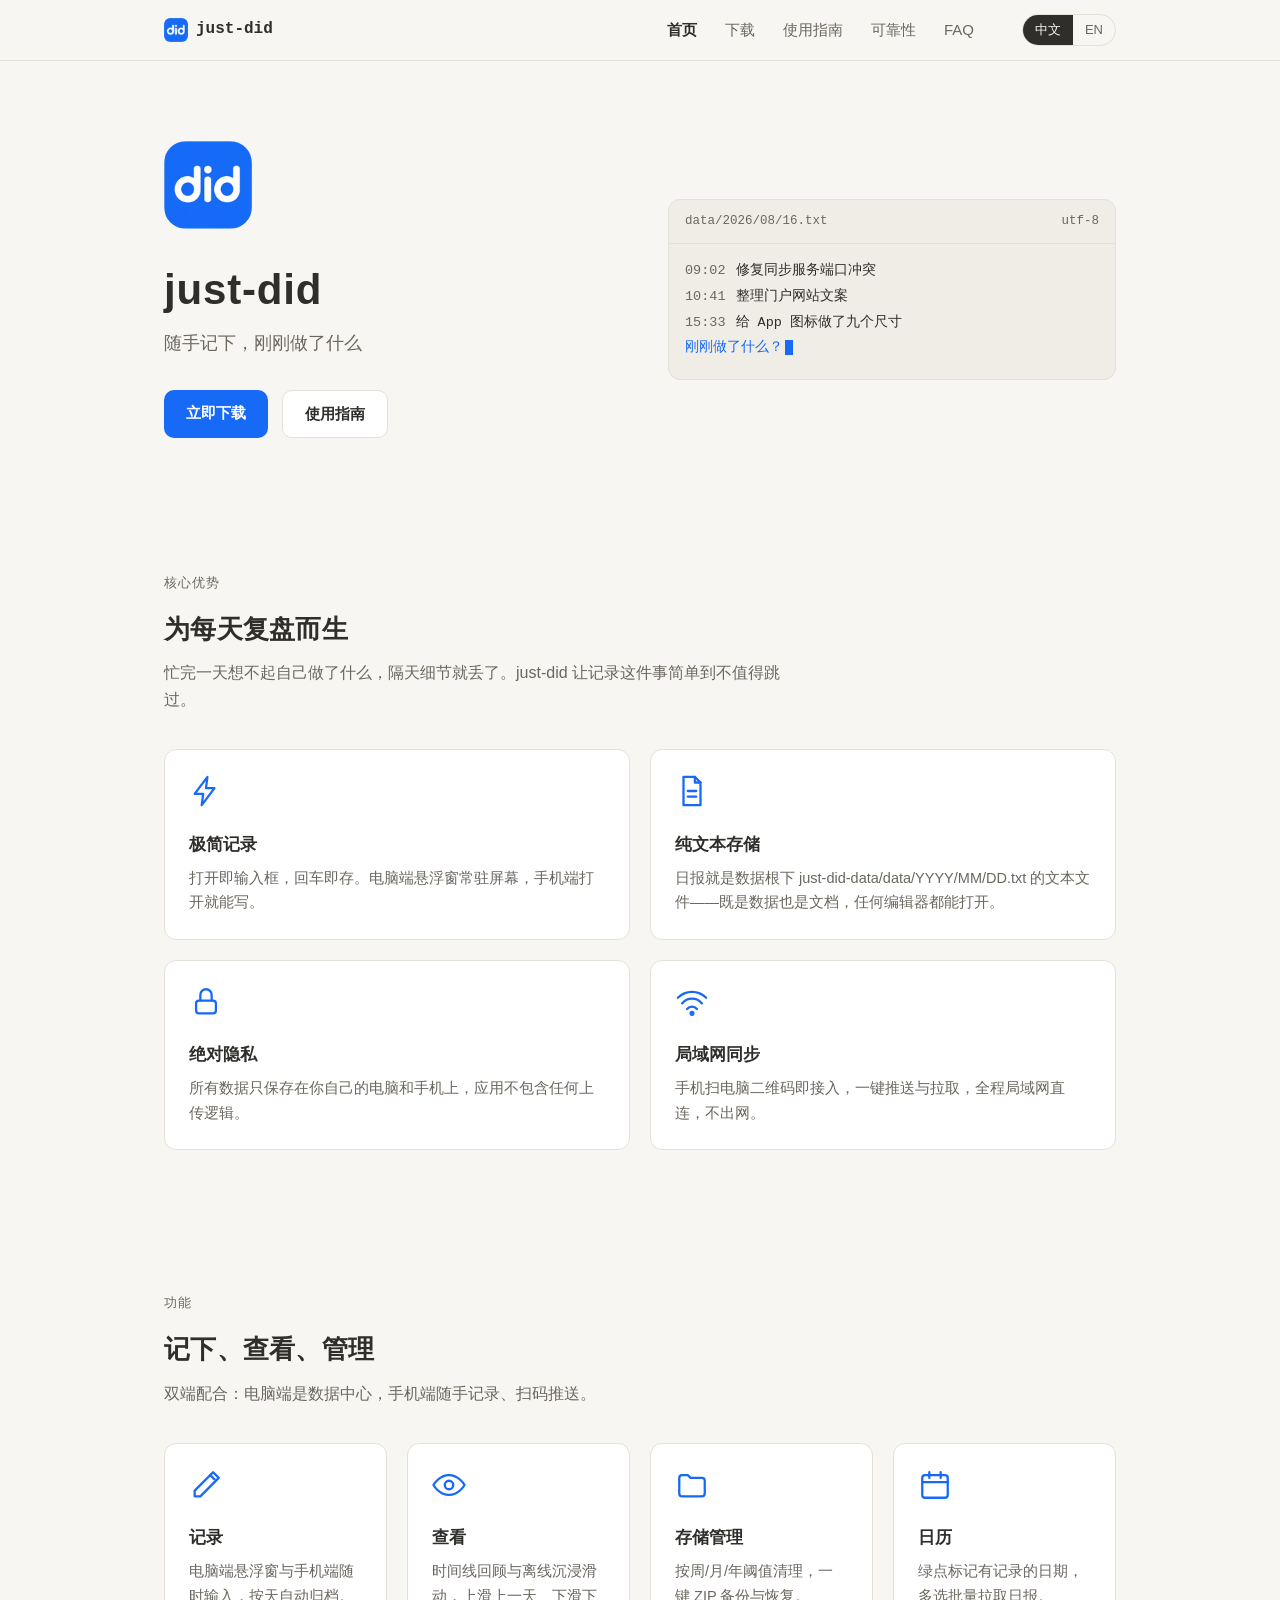
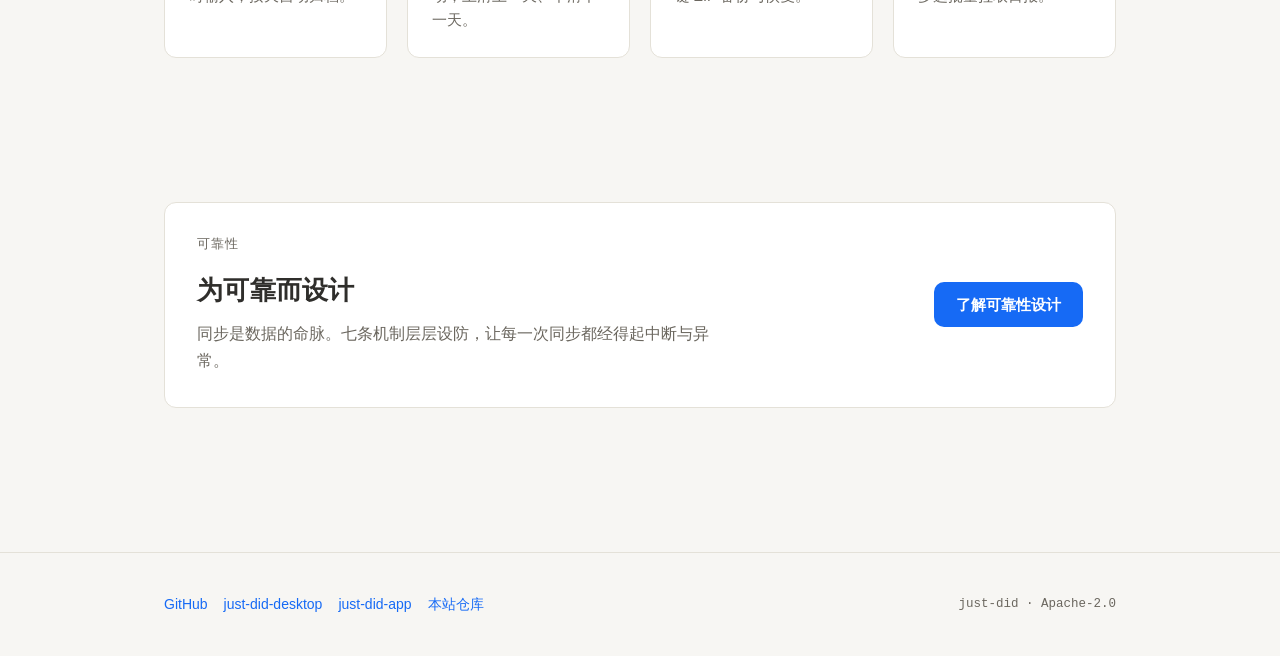
<file: index.html>
<!DOCTYPE html>
<html lang="zh-CN">
<head>
  <meta charset="UTF-8">
  <meta name="viewport" content="width=device-width, initial-scale=1.0">
  <title>just-did · 刚刚做了什么</title>
  <link rel="icon" type="image/png" sizes="16x16" href="assets/icons/16x16.png">
  <link rel="icon" type="image/png" sizes="32x32" href="assets/icons/32x32.png">
  <link rel="icon" type="image/png" sizes="48x48" href="assets/icons/48x48.png">
  <link rel="stylesheet" href="assets/css/style.css">
  <script src="assets/js/i18n.js" defer></script>
</head>
<body>

<!-- nav -->
<header class="nav">
  <div class="container nav-inner">
    <a class="nav-logo" href="index.html"><img src="assets/icons/32x32.png" alt="just-did">just-did</a>
    <nav class="nav-links" id="nav-links">
      <a href="index.html" aria-current="page" data-zh="首页" data-en="Home"></a>
      <a href="download.html" data-zh="下载" data-en="Download"></a>
      <a href="guide.html" data-zh="使用指南" data-en="Guide"></a>
      <a href="reliability.html" data-zh="可靠性" data-en="Reliability"></a>
      <a href="faq.html" data-zh="FAQ" data-en="FAQ"></a>
    </nav>
    <div class="lang-switch">
      <button type="button" data-lang-btn="zh">中文</button>
      <button type="button" data-lang-btn="en">EN</button>
    </div>
    <button type="button" class="nav-toggle" id="nav-toggle" aria-label="menu">☰</button>
  </div>
</header>
<!-- /nav -->

<main>
  <section class="hero">
    <div class="container hero-inner">
    <div class="hero-copy">
      <img class="hero-logo" src="assets/icons/128x128.png" alt="just-did logo">
      <h1 class="hero-title">just-did</h1>
      <p class="hero-tagline" data-zh="随手记下，刚刚做了什么" data-en="Record in seconds. Your data never leaves your devices."></p>
      <div class="hero-cta">
        <a class="btn btn-primary" href="download.html" data-zh="立即下载" data-en="Download"></a>
        <a class="btn btn-ghost" href="guide.html" data-zh="使用指南" data-en="Quick start"></a>
      </div>
    </div>
    <div class="txt-card">
      <div class="txt-card-head"><span>data/2026/08/16.txt</span><span>utf-8</span></div>
      <div class="txt-card-body">
        <div><span class="time">09:02</span><span data-zh="修复同步服务端口冲突" data-en="Fixed the sync port conflict"></span></div>
        <div><span class="time">10:41</span><span data-zh="整理门户网站文案" data-en="Drafted the portal site copy"></span></div>
        <div><span class="time">15:33</span><span data-zh="给 App 图标做了九个尺寸" data-en="Rendered the app icon in nine sizes"></span></div>
        <div class="prompt"><span data-zh="刚刚做了什么？" data-en="What did you just do?"></span><span class="cursor"></span></div>
      </div>
    </div>
    </div>
  </section>

  <section class="section">
    <div class="container">
      <p class="eyebrow" data-zh="核心优势" data-en="Why just-did"></p>
      <h2 class="section-title" data-zh="为每天复盘而生" data-en="Built for your daily review"></h2>
      <p class="section-lead" data-zh="忙完一天想不起自己做了什么，隔天细节就丢了。just-did 让记录这件事简单到不值得跳过。" data-en="After a busy day it is hard to recall what you actually did — and by tomorrow the details are gone. just-did makes recording so easy it is never worth skipping."></p>
      <div class="grid-2">
        <div class="card">
          <svg class="card-icon" viewBox="0 0 24 24" fill="none" stroke="currentColor" stroke-width="1.6" stroke-linecap="round" stroke-linejoin="round" aria-hidden="true"><path d="M13 2 4 14h6l-1 8 9-12h-6l1-8z"/></svg>
          <div class="card-title" data-zh="极简记录" data-en="Minimal recording"></div>
          <p class="card-text" data-zh="打开即输入框，回车即存。电脑端悬浮窗常驻屏幕，手机端打开就能写。" data-en="Open and type, hit Enter and it is saved. A floating window on desktop, an input box on your phone."></p>
        </div>
        <div class="card">
          <svg class="card-icon" viewBox="0 0 24 24" fill="none" stroke="currentColor" stroke-width="1.6" stroke-linecap="round" stroke-linejoin="round" aria-hidden="true"><path d="M6 2h8l4 4v16H6z"/><path d="M14 2v4h4"/><path d="M9 12h6M9 16h6"/></svg>
          <div class="card-title" data-zh="纯文本存储" data-en="Plain-text storage"></div>
          <p class="card-text" data-zh="日报就是数据根下 just-did-data/data/YYYY/MM/DD.txt 的文本文件——既是数据也是文档，任何编辑器都能打开。" data-en="Each day is one just-did-data/data/YYYY/MM/DD.txt file under the data root — data and document at once, openable anywhere."></p>
        </div>
        <div class="card">
          <svg class="card-icon" viewBox="0 0 24 24" fill="none" stroke="currentColor" stroke-width="1.6" stroke-linecap="round" stroke-linejoin="round" aria-hidden="true"><rect x="5" y="11" width="14" height="9" rx="2"/><path d="M8 11V7a4 4 0 0 1 8 0v4"/></svg>
          <div class="card-title" data-zh="绝对隐私" data-en="Absolute privacy"></div>
          <p class="card-text" data-zh="所有数据只保存在你自己的电脑和手机上，应用不包含任何上传逻辑。" data-en="All data stays on your own devices. The apps contain no upload logic whatsoever."></p>
        </div>
        <div class="card">
          <svg class="card-icon" viewBox="0 0 24 24" fill="none" stroke="currentColor" stroke-width="1.6" stroke-linecap="round" stroke-linejoin="round" aria-hidden="true"><path d="M2 9a14 14 0 0 1 20 0"/><path d="M5 13a9 9 0 0 1 14 0"/><path d="M8.5 17a4.5 4.5 0 0 1 7 0"/><circle cx="12" cy="20" r="1"/></svg>
          <div class="card-title" data-zh="局域网同步" data-en="LAN sync"></div>
          <p class="card-text" data-zh="手机扫电脑二维码即接入，一键推送与拉取，全程局域网直连，不出网。" data-en="Scan the QR code on your desktop to connect. Push and fetch over your local network — nothing goes out."></p>
        </div>
      </div>
    </div>
  </section>

  <section class="section">
    <div class="container">
      <p class="eyebrow" data-zh="功能" data-en="Features"></p>
      <h2 class="section-title" data-zh="记下、查看、管理" data-en="Record, review, manage"></h2>
      <p class="section-lead" data-zh="双端配合：电脑端是数据中心，手机端随手记录、扫码推送。" data-en="Two clients, one workflow: the desktop is your data hub, the phone captures on the go."></p>
      <div class="grid-4">
        <div class="card">
          <svg class="card-icon" viewBox="0 0 24 24" fill="none" stroke="currentColor" stroke-width="1.6" stroke-linecap="round" stroke-linejoin="round" aria-hidden="true"><path d="M17 3l4 4L8 20H4v-4L17 3z"/><path d="M15 5l3 3"/></svg>
          <div class="card-title" data-zh="记录" data-en="Record"></div>
          <p class="card-text" data-zh="电脑端悬浮窗与手机端随时输入，按天自动归档。" data-en="Capture from the floating window or your phone, filed by day automatically."></p>
        </div>
        <div class="card">
          <svg class="card-icon" viewBox="0 0 24 24" fill="none" stroke="currentColor" stroke-width="1.6" stroke-linecap="round" stroke-linejoin="round" aria-hidden="true"><path d="M1 12s4-7 11-7 11 7 11 7-4 7-11 7S1 12 1 12z"/><circle cx="12" cy="12" r="3"/></svg>
          <div class="card-title" data-zh="查看" data-en="Review"></div>
          <p class="card-text" data-zh="时间线回顾与离线沉浸滑动，上滑上一天、下滑下一天。" data-en="Timeline review with immersive swipe — up for yesterday, down for tomorrow."></p>
        </div>
        <div class="card">
          <svg class="card-icon" viewBox="0 0 24 24" fill="none" stroke="currentColor" stroke-width="1.6" stroke-linecap="round" stroke-linejoin="round" aria-hidden="true"><path d="M3 7a2 2 0 0 1 2-2h4l2 2h8a2 2 0 0 1 2 2v9a2 2 0 0 1-2 2H5a2 2 0 0 1-2-2V7z"/></svg>
          <div class="card-title" data-zh="存储管理" data-en="Manage storage"></div>
          <p class="card-text" data-zh="按周/月/年阈值清理，一键 ZIP 备份与恢复。" data-en="Clean by week, month or year thresholds; back up and restore as ZIP."></p>
        </div>
        <div class="card">
          <svg class="card-icon" viewBox="0 0 24 24" fill="none" stroke="currentColor" stroke-width="1.6" stroke-linecap="round" stroke-linejoin="round" aria-hidden="true"><rect x="3" y="5" width="18" height="16" rx="2"/><path d="M3 10h18M8 3v4M16 3v4"/></svg>
          <div class="card-title" data-zh="日历" data-en="Calendar"></div>
          <p class="card-text" data-zh="绿点标记有记录的日期，多选批量拉取日报。" data-en="Green dots mark days with entries; multi-select dates to fetch reports."></p>
        </div>
      </div>
    </div>
  </section>

  <section class="section">
    <div class="container">
      <div class="card rel-teaser">
        <div>
          <p class="eyebrow" data-zh="可靠性" data-en="Reliability"></p>
          <h2 class="section-title" data-zh="为可靠而设计" data-en="Designed for reliability"></h2>
          <p class="section-lead" data-zh="同步是数据的命脉。七条机制层层设防，让每一次同步都经得起中断与异常。" data-en="Sync is where data lives or dies. Seven mechanisms guard every batch against interruption and failure."></p>
        </div>
        <a class="btn btn-primary" href="reliability.html" data-zh="了解可靠性设计" data-en="Explore the design"></a>
      </div>
    </div>
  </section>
</main>

<!-- footer -->
<footer class="footer">
  <div class="container footer-inner">
    <div class="footer-links">
      <a href="https://github.com/just-did">GitHub</a>
      <a href="https://github.com/just-did/just-did-desktop">just-did-desktop</a>
      <a href="https://github.com/just-did/just-did-app">just-did-app</a>
      <a href="https://github.com/just-did/just-did.github.io" data-zh="本站仓库" data-en="This site"></a>
    </div>
    <div class="footer-copy">just-did · Apache-2.0</div>
  </div>
</footer>
<!-- /footer -->

</body>
</html>
</file>
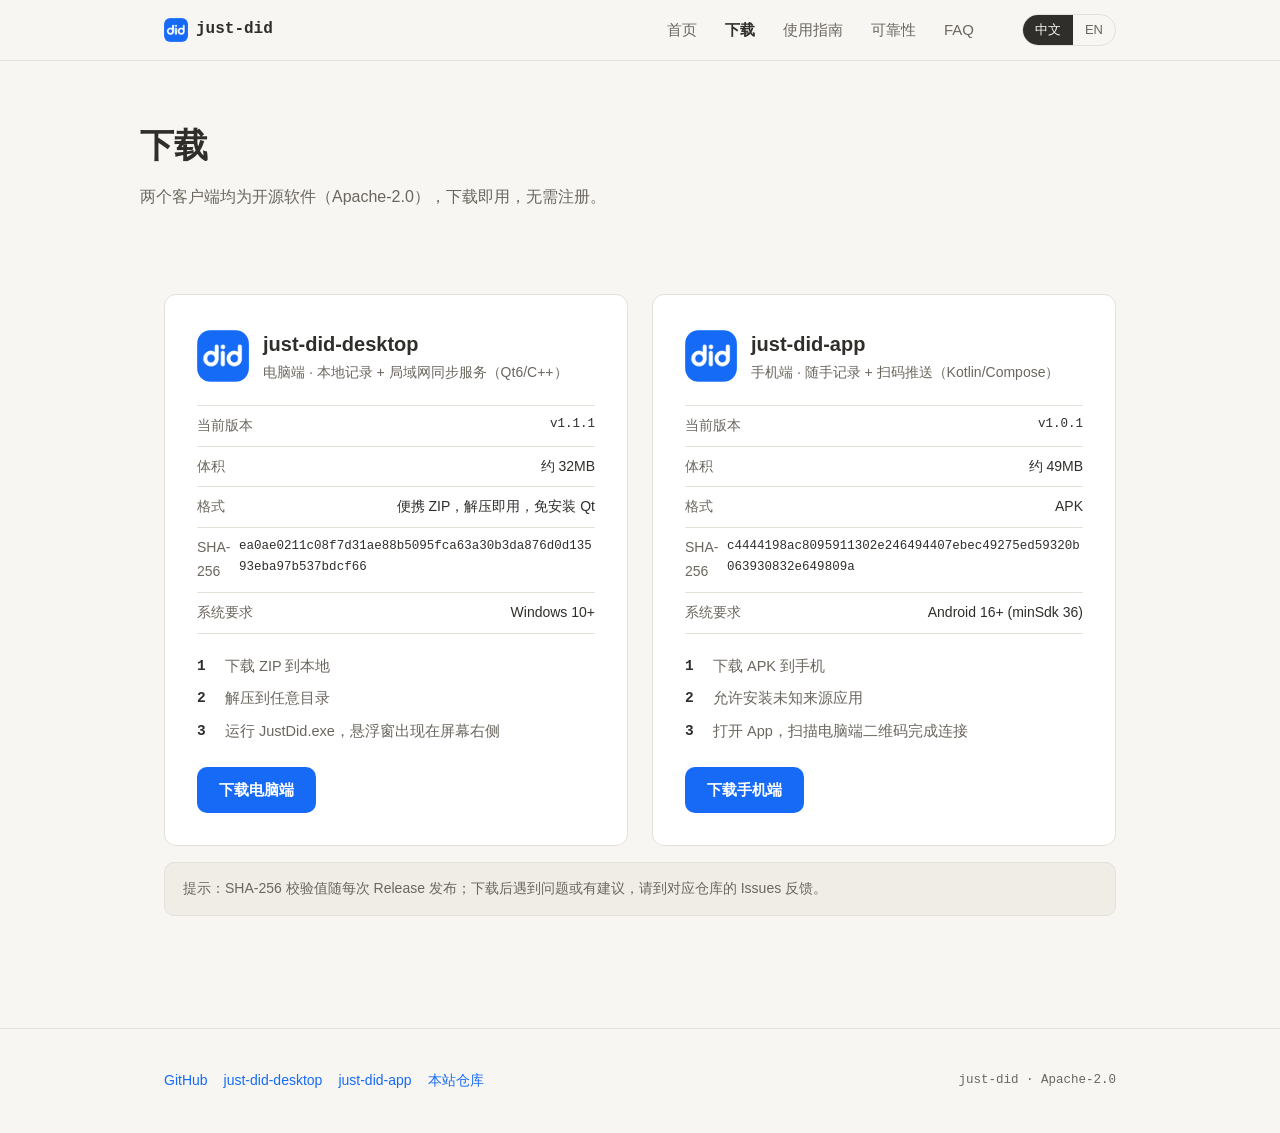
<file: download.html>
<!DOCTYPE html>
<html lang="zh-CN">
<head>
  <meta charset="UTF-8">
  <meta name="viewport" content="width=device-width, initial-scale=1.0">
  <title>下载 · just-did</title>
  <link rel="icon" type="image/png" sizes="16x16" href="assets/icons/16x16.png">
  <link rel="icon" type="image/png" sizes="32x32" href="assets/icons/32x32.png">
  <link rel="icon" type="image/png" sizes="48x48" href="assets/icons/48x48.png">
  <link rel="stylesheet" href="assets/css/style.css">
  <script src="assets/js/i18n.js" defer></script>
</head>
<body>

<!-- nav -->
<header class="nav">
  <div class="container nav-inner">
    <a class="nav-logo" href="index.html"><img src="assets/icons/32x32.png" alt="just-did">just-did</a>
    <nav class="nav-links" id="nav-links">
      <a href="index.html" data-zh="首页" data-en="Home"></a>
      <a href="download.html" aria-current="page" data-zh="下载" data-en="Download"></a>
      <a href="guide.html" data-zh="使用指南" data-en="Guide"></a>
      <a href="reliability.html" data-zh="可靠性" data-en="Reliability"></a>
      <a href="faq.html" data-zh="FAQ" data-en="FAQ"></a>
    </nav>
    <div class="lang-switch">
      <button type="button" data-lang-btn="zh">中文</button>
      <button type="button" data-lang-btn="en">EN</button>
    </div>
    <button type="button" class="nav-toggle" id="nav-toggle" aria-label="menu">☰</button>
  </div>
</header>
<!-- /nav -->

<main>
  <section class="page-head container">
    <h1 class="page-title" data-zh="下载" data-en="Download"></h1>
    <p class="page-lead" data-zh="两个客户端均为开源软件（Apache-2.0），下载即用，无需注册。" data-en="Both clients are open source (Apache-2.0). Download and go — no sign-up."></p>
  </section>

  <section class="section-tight">
    <div class="container dl-grid">

      <div class="card dl-card">
        <div class="dl-card-head">
          <img src="assets/icons/128x128.png" alt="just-did-desktop icon">
          <div>
            <div class="dl-title">just-did-desktop</div>
            <div class="dl-sub" data-zh="电脑端 · 本地记录 + 局域网同步服务（Qt6/C++）" data-en="Desktop · local recording + LAN sync server (Qt6/C++)"></div>
          </div>
        </div>
        <dl class="dl-meta">
          <div><dt data-zh="当前版本" data-en="Version"></dt><dd class="mono">v1.1.1</dd></div>
          <div><dt data-zh="体积" data-en="Size"></dt><dd data-zh="约 32MB" data-en="~32 MB"></dd></div>
          <div><dt data-zh="格式" data-en="Format"></dt><dd data-zh="便携 ZIP，解压即用，免安装 Qt" data-en="Portable ZIP — unzip and run, no Qt install"></dd></div>
          <div><dt>SHA-256</dt><dd class="mono">ea0ae0211c08f7d31ae88b5095fca63a30b3da876d0d13593eba97b537bdcf66</dd></div>
          <div><dt data-zh="系统要求" data-en="Requires"></dt><dd>Windows 10+</dd></div>
        </dl>
        <ol class="dl-steps">
          <li><b>1</b><span data-zh="下载 ZIP 到本地" data-en="Download the ZIP"></span></li>
          <li><b>2</b><span data-zh="解压到任意目录" data-en="Unzip anywhere"></span></li>
          <li><b>3</b><span data-zh="运行 JustDid.exe，悬浮窗出现在屏幕右侧" data-en="Run JustDid.exe — the floating window docks to the right edge"></span></li>
        </ol>
        <a class="btn btn-primary" href="https://github.com/just-did/just-did-desktop/releases/latest" data-zh="下载电脑端" data-en="Download desktop"></a>
      </div>

      <div class="card dl-card">
        <div class="dl-card-head">
          <img src="assets/icons/128x128.png" alt="just-did-app icon">
          <div>
            <div class="dl-title">just-did-app</div>
            <div class="dl-sub" data-zh="手机端 · 随手记录 + 扫码推送（Kotlin/Compose）" data-en="Mobile · capture on the go + scan-to-push (Kotlin/Compose)"></div>
          </div>
        </div>
        <dl class="dl-meta">
          <div><dt data-zh="当前版本" data-en="Version"></dt><dd class="mono">v1.0.1</dd></div>
          <div><dt data-zh="体积" data-en="Size"></dt><dd data-zh="约 49MB" data-en="~49 MB"></dd></div>
          <div><dt data-zh="格式" data-en="Format"></dt><dd>APK</dd></div>
          <div><dt>SHA-256</dt><dd class="mono">c4444198ac8095911302e246494407ebec49275ed59320b063930832e649809a</dd></div>
          <div><dt data-zh="系统要求" data-en="Requires"></dt><dd>Android 16+ (minSdk 36)</dd></div>
        </dl>
        <ol class="dl-steps">
          <li><b>1</b><span data-zh="下载 APK 到手机" data-en="Download the APK to your phone"></span></li>
          <li><b>2</b><span data-zh="允许安装未知来源应用" data-en="Allow installing from unknown sources"></span></li>
          <li><b>3</b><span data-zh="打开 App，扫描电脑端二维码完成连接" data-en="Open the app and scan the desktop QR code to connect"></span></li>
        </ol>
        <a class="btn btn-primary" href="https://github.com/just-did/just-did-app/releases/latest" data-zh="下载手机端" data-en="Download app"></a>
      </div>

    </div>

    <div class="container">
      <div class="note-box" data-zh="提示：SHA-256 校验值随每次 Release 发布；下载后遇到问题或有建议，请到对应仓库的 Issues 反馈。" data-en="Note: the SHA-256 checksum ships with each release. Questions and feedback belong in the repo's Issues."></div>
    </div>
  </section>
</main>

<!-- footer -->
<footer class="footer">
  <div class="container footer-inner">
    <div class="footer-links">
      <a href="https://github.com/just-did">GitHub</a>
      <a href="https://github.com/just-did/just-did-desktop">just-did-desktop</a>
      <a href="https://github.com/just-did/just-did-app">just-did-app</a>
      <a href="https://github.com/just-did/just-did.github.io" data-zh="本站仓库" data-en="This site"></a>
    </div>
    <div class="footer-copy">just-did · Apache-2.0</div>
  </div>
</footer>
<!-- /footer -->

</body>
</html>
</file>
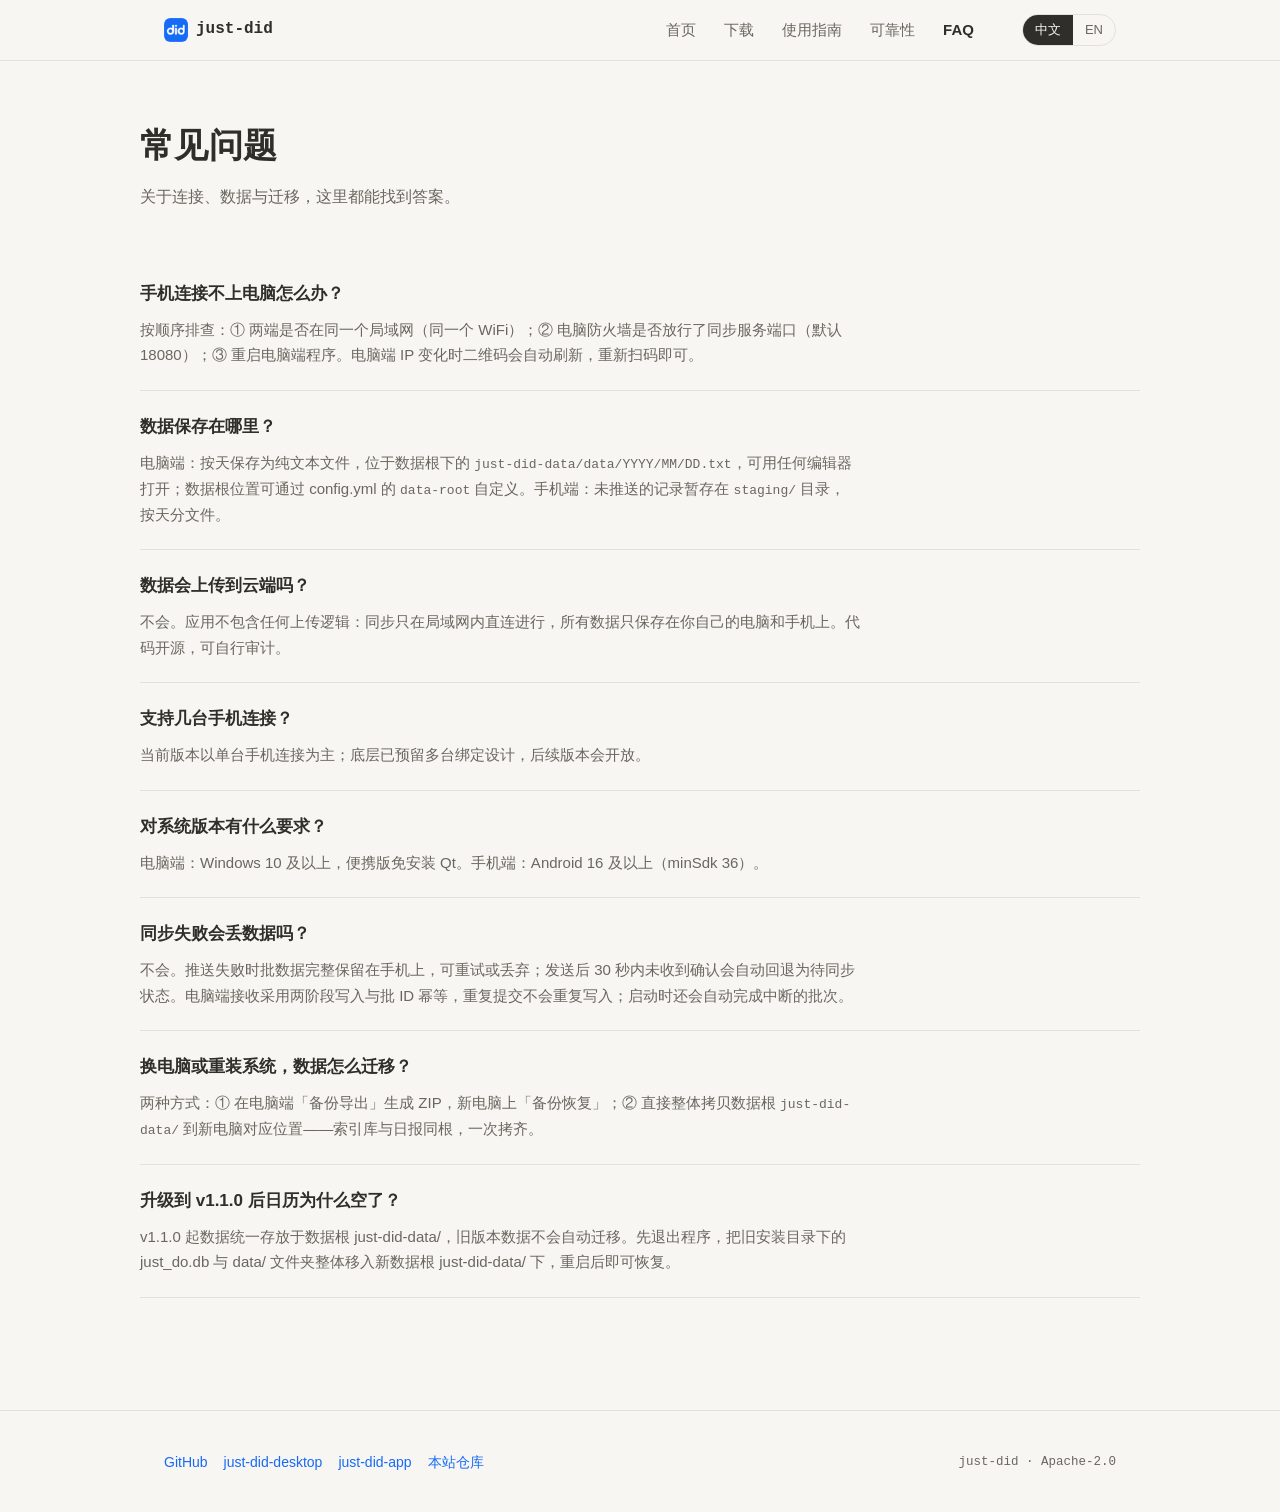
<file: faq.html>
<!DOCTYPE html>
<html lang="zh-CN">
<head>
  <meta charset="UTF-8">
  <meta name="viewport" content="width=device-width, initial-scale=1.0">
  <title>FAQ · just-did</title>
  <link rel="icon" type="image/png" sizes="16x16" href="assets/icons/16x16.png">
  <link rel="icon" type="image/png" sizes="32x32" href="assets/icons/32x32.png">
  <link rel="icon" type="image/png" sizes="48x48" href="assets/icons/48x48.png">
  <link rel="stylesheet" href="assets/css/style.css">
  <script src="assets/js/i18n.js" defer></script>
</head>
<body>

<!-- nav -->
<header class="nav">
  <div class="container nav-inner">
    <a class="nav-logo" href="index.html"><img src="assets/icons/32x32.png" alt="just-did">just-did</a>
    <nav class="nav-links" id="nav-links">
      <a href="index.html" data-zh="首页" data-en="Home"></a>
      <a href="download.html" data-zh="下载" data-en="Download"></a>
      <a href="guide.html" data-zh="使用指南" data-en="Guide"></a>
      <a href="reliability.html" data-zh="可靠性" data-en="Reliability"></a>
      <a href="faq.html" aria-current="page" data-zh="FAQ" data-en="FAQ"></a>
    </nav>
    <div class="lang-switch">
      <button type="button" data-lang-btn="zh">中文</button>
      <button type="button" data-lang-btn="en">EN</button>
    </div>
    <button type="button" class="nav-toggle" id="nav-toggle" aria-label="menu">☰</button>
  </div>
</header>
<!-- /nav -->

<main>
  <section class="page-head container">
    <h1 class="page-title" data-zh="常见问题" data-en="FAQ"></h1>
    <p class="page-lead" data-zh="关于连接、数据与迁移，这里都能找到答案。" data-en="Answers about connectivity, data and migration."></p>
  </section>

  <section class="section-tight container">

    <div class="faq-item">
      <div class="faq-q" data-zh="手机连接不上电脑怎么办？" data-en="The phone cannot connect to the desktop. What now?"></div>
      <p class="faq-a" data-zh="按顺序排查：① 两端是否在同一个局域网（同一个 WiFi）；② 电脑防火墙是否放行了同步服务端口（默认 18080）；③ 重启电脑端程序。电脑端 IP 变化时二维码会自动刷新，重新扫码即可。" data-en="Check in order: ① both devices on the same LAN (same Wi-Fi); ② the firewall allows the sync port (default 18080); ③ restart the desktop app. When the desktop IP changes, the QR code refreshes automatically — just scan again."></p>
    </div>

    <div class="faq-item">
      <div class="faq-q" data-zh="数据保存在哪里？" data-en="Where is my data stored?"></div>
      <p class="faq-a"><span data-zh="电脑端：按天保存为纯文本文件，位于数据根下的 " data-en="Desktop: plain-text files under the data root at "></span><span class="mono">just-did-data/data/YYYY/MM/DD.txt</span><span data-zh="，可用任何编辑器打开；数据根位置可通过 config.yml 的 " data-en=", openable in any editor; the data root location is configurable via "></span><span class="mono">data-root</span><span data-zh=" 自定义。手机端：未推送的记录暂存在 " data-en=" in config.yml. Phone: unsent entries wait in "></span><span class="mono">staging/</span><span data-zh=" 目录，按天分文件。" data-en=", filed by day."></span></p>
    </div>

    <div class="faq-item">
      <div class="faq-q" data-zh="数据会上传到云端吗？" data-en="Does my data ever leave my devices?"></div>
      <p class="faq-a" data-zh="不会。应用不包含任何上传逻辑：同步只在局域网内直连进行，所有数据只保存在你自己的电脑和手机上。代码开源，可自行审计。" data-en="No. The apps contain no upload logic: sync is LAN-direct only, and all data lives on your own devices. The source is open for audit."></p>
    </div>

    <div class="faq-item">
      <div class="faq-q" data-zh="支持几台手机连接？" data-en="How many phones can connect?"></div>
      <p class="faq-a" data-zh="当前版本以单台手机连接为主；底层已预留多台绑定设计，后续版本会开放。" data-en="The current version is designed around one phone at a time; multi-device binding is reserved in the architecture for a future release."></p>
    </div>

    <div class="faq-item">
      <div class="faq-q" data-zh="对系统版本有什么要求？" data-en="System requirements?"></div>
      <p class="faq-a" data-zh="电脑端：Windows 10 及以上，便携版免安装 Qt。手机端：Android 16 及以上（minSdk 36）。" data-en="Desktop: Windows 10+, portable build needs no Qt install. Phone: Android 16+ (minSdk 36)."></p>
    </div>

    <div class="faq-item">
      <div class="faq-q" data-zh="同步失败会丢数据吗？" data-en="Can a failed sync lose data?"></div>
      <p class="faq-a" data-zh="不会。推送失败时批数据完整保留在手机上，可重试或丢弃；发送后 30 秒内未收到确认会自动回退为待同步状态。电脑端接收采用两阶段写入与批 ID 幂等，重复提交不会重复写入；启动时还会自动完成中断的批次。" data-en="No. A failed push keeps the full batch on the phone — retry or discard. Without an ack within 30 s, the batch rolls back to pending. The desktop uses two-phase writes and idempotent batch IDs, so resubmissions never duplicate data; interrupted batches are finished automatically on startup."></p>
    </div>

    <div class="faq-item">
      <div class="faq-q" data-zh="换电脑或重装系统，数据怎么迁移？" data-en="How do I migrate to a new computer or after a reinstall?"></div>
      <p class="faq-a"><span data-zh="两种方式：① 在电脑端「备份导出」生成 ZIP，新电脑上「备份恢复」；② 直接整体拷贝数据根 " data-en="Two ways: ① export a ZIP backup in the desktop app and restore it on the new machine; ② copy the whole data root "></span><span class="mono">just-did-data/</span><span data-zh=" 到新电脑对应位置——索引库与日报同根，一次拷齐。" data-en=" over — index and reports share one root, one copy gets everything."></span></p>
    </div>

    <div class="faq-item">
      <div class="faq-q" data-zh="升级到 v1.1.0 后日历为什么空了？" data-en="Why is my calendar empty after upgrading to v1.1.0?"></div>
      <p class="faq-a" data-zh="v1.1.0 起数据统一存放于数据根 just-did-data/，旧版本数据不会自动迁移。先退出程序，把旧安装目录下的 just_do.db 与 data/ 文件夹整体移入新数据根 just-did-data/ 下，重启后即可恢复。" data-en="Since v1.1.0 all data lives under the data root just-did-data/ and old data is not migrated automatically. Quit the app, move just_do.db and the data/ folder from the old install directory into just-did-data/, then restart — your records come back."></p>
    </div>

  </section>
</main>

<!-- footer -->
<footer class="footer">
  <div class="container footer-inner">
    <div class="footer-links">
      <a href="https://github.com/just-did">GitHub</a>
      <a href="https://github.com/just-did/just-did-desktop">just-did-desktop</a>
      <a href="https://github.com/just-did/just-did-app">just-did-app</a>
      <a href="https://github.com/just-did/just-did.github.io" data-zh="本站仓库" data-en="This site"></a>
    </div>
    <div class="footer-copy">just-did · Apache-2.0</div>
  </div>
</footer>
<!-- /footer -->

</body>
</html>
</file>
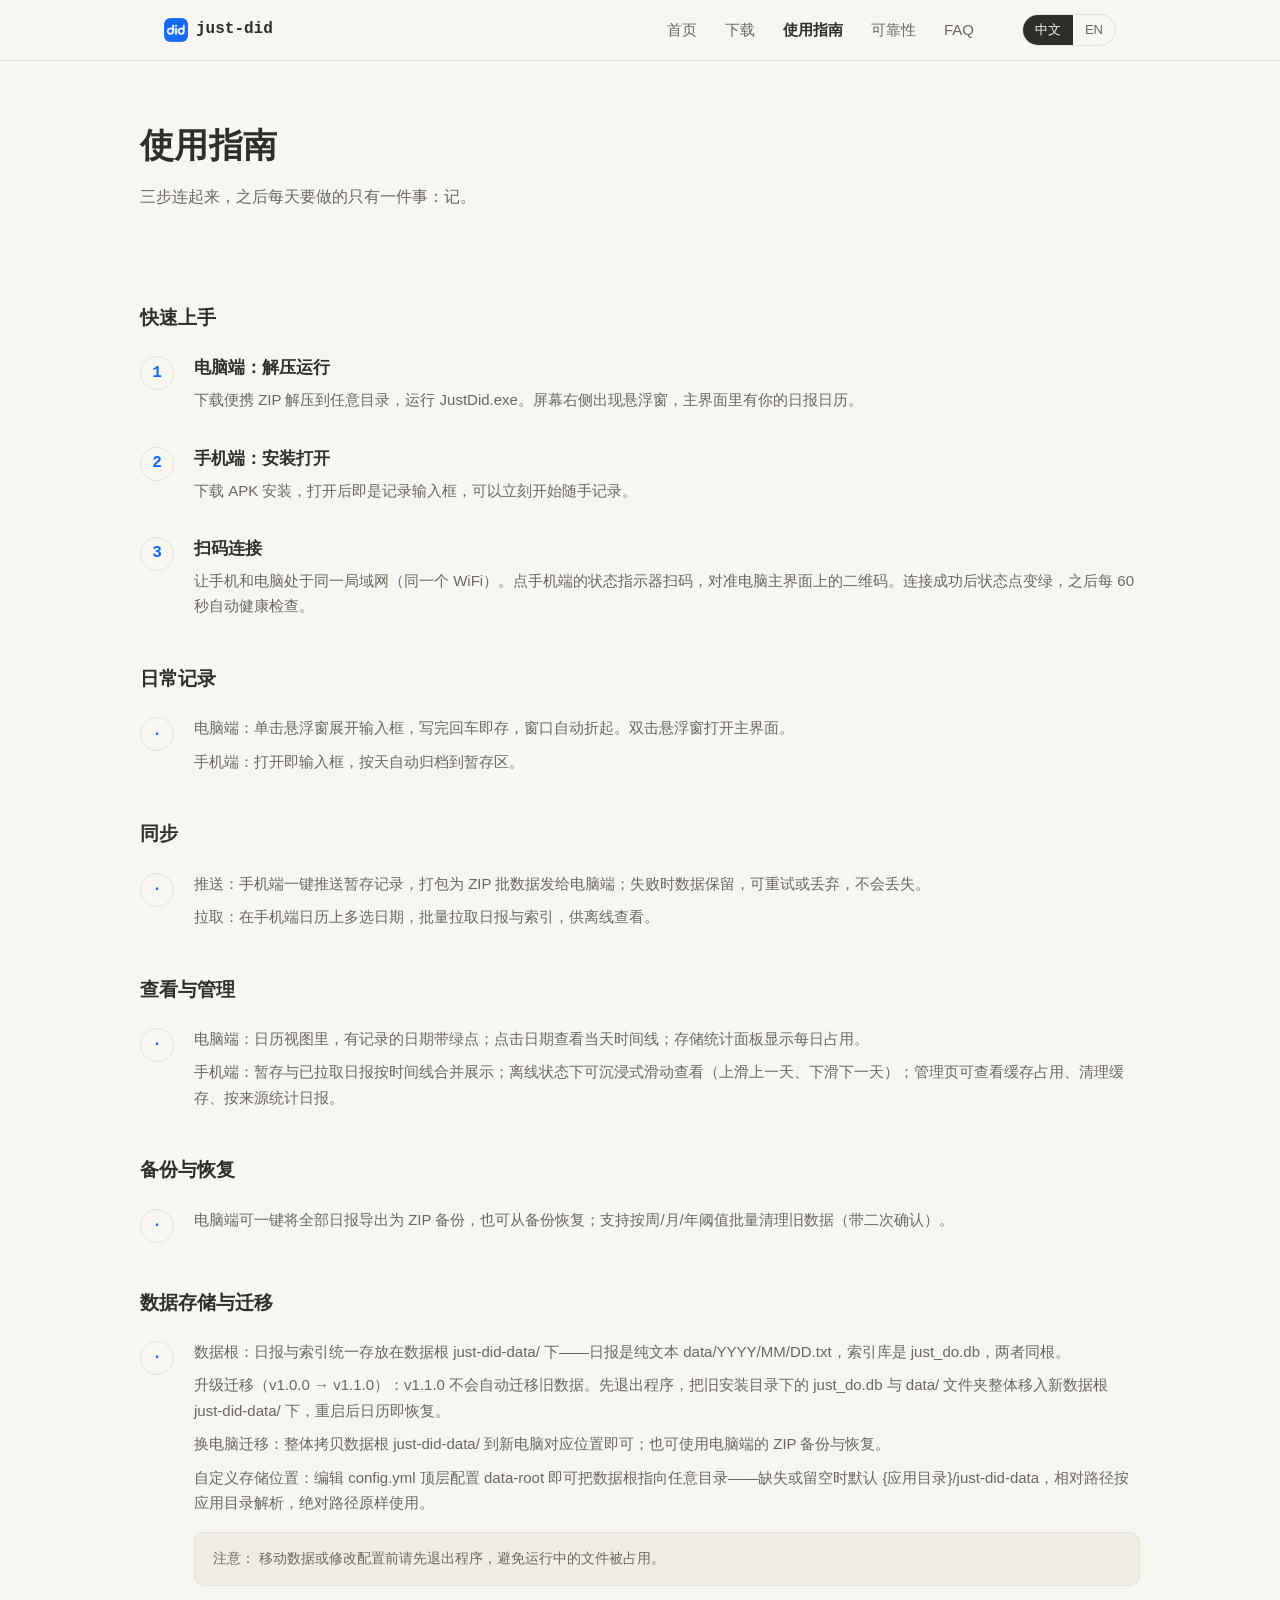
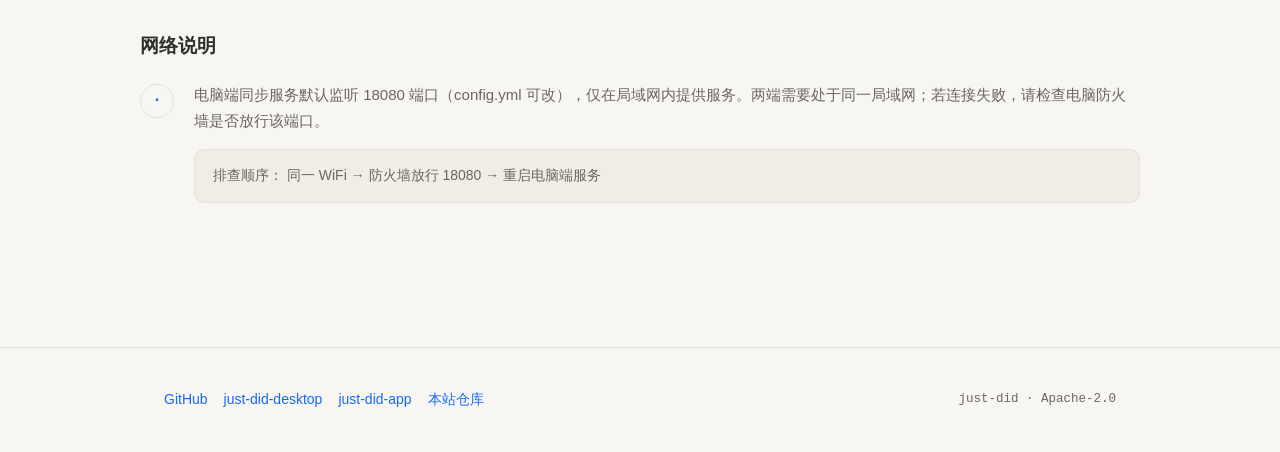
<file: guide.html>
<!DOCTYPE html>
<html lang="zh-CN">
<head>
  <meta charset="UTF-8">
  <meta name="viewport" content="width=device-width, initial-scale=1.0">
  <title>使用指南 · just-did</title>
  <link rel="icon" type="image/png" sizes="16x16" href="assets/icons/16x16.png">
  <link rel="icon" type="image/png" sizes="32x32" href="assets/icons/32x32.png">
  <link rel="icon" type="image/png" sizes="48x48" href="assets/icons/48x48.png">
  <link rel="stylesheet" href="assets/css/style.css">
  <script src="assets/js/i18n.js" defer></script>
</head>
<body>

<!-- nav -->
<header class="nav">
  <div class="container nav-inner">
    <a class="nav-logo" href="index.html"><img src="assets/icons/32x32.png" alt="just-did">just-did</a>
    <nav class="nav-links" id="nav-links">
      <a href="index.html" data-zh="首页" data-en="Home"></a>
      <a href="download.html" data-zh="下载" data-en="Download"></a>
      <a href="guide.html" aria-current="page" data-zh="使用指南" data-en="Guide"></a>
      <a href="reliability.html" data-zh="可靠性" data-en="Reliability"></a>
      <a href="faq.html" data-zh="FAQ" data-en="FAQ"></a>
    </nav>
    <div class="lang-switch">
      <button type="button" data-lang-btn="zh">中文</button>
      <button type="button" data-lang-btn="en">EN</button>
    </div>
    <button type="button" class="nav-toggle" id="nav-toggle" aria-label="menu">☰</button>
  </div>
</header>
<!-- /nav -->

<main>
  <section class="page-head container">
    <h1 class="page-title" data-zh="使用指南" data-en="Guide"></h1>
    <p class="page-lead" data-zh="三步连起来，之后每天要做的只有一件事：记。" data-en="Connect in three steps. After that, there is only one thing to do every day: record."></p>
  </section>

  <section class="section-tight container">
    <h2 class="guide-sub" data-zh="快速上手" data-en="Quick start"></h2>
    <div class="step">
      <div class="step-num">1</div>
      <div>
        <div class="step-title" data-zh="电脑端：解压运行" data-en="Desktop: unzip and run"></div>
        <p class="step-text" data-zh="下载便携 ZIP 解压到任意目录，运行 JustDid.exe。屏幕右侧出现悬浮窗，主界面里有你的日报日历。" data-en="Download the portable ZIP, unzip it anywhere and run JustDid.exe. A floating window docks to the right edge; the main window holds your calendar."></p>
      </div>
    </div>
    <div class="step">
      <div class="step-num">2</div>
      <div>
        <div class="step-title" data-zh="手机端：安装打开" data-en="Phone: install and open"></div>
        <p class="step-text" data-zh="下载 APK 安装，打开后即是记录输入框，可以立刻开始随手记录。" data-en="Install the APK and open it. The input box is right there — start capturing immediately."></p>
      </div>
    </div>
    <div class="step">
      <div class="step-num">3</div>
      <div>
        <div class="step-title" data-zh="扫码连接" data-en="Scan to connect"></div>
        <p class="step-text" data-zh="让手机和电脑处于同一局域网（同一个 WiFi）。点手机端的状态指示器扫码，对准电脑主界面上的二维码。连接成功后状态点变绿，之后每 60 秒自动健康检查。" data-en="Put both devices on the same LAN (same Wi-Fi). Tap the status indicator on the phone, point at the QR code in the desktop main window. The status dot turns green; health checks run every 60 s automatically."></p>
      </div>
    </div>

    <h2 class="guide-sub" data-zh="日常记录" data-en="Recording"></h2>
    <div class="step">
      <div class="step-num" data-zh="·" data-en="·"></div>
      <div>
        <p class="step-text" data-zh="电脑端：单击悬浮窗展开输入框，写完回车即存，窗口自动折起。双击悬浮窗打开主界面。" data-en="Desktop: click the floating window to expand the input, press Enter to save — it folds away. Double-click opens the main window."></p>
        <p class="step-text" style="margin-top:8px" data-zh="手机端：打开即输入框，按天自动归档到暂存区。" data-en="Phone: open and type. Entries are filed by day into the staging area."></p>
      </div>
    </div>

    <h2 class="guide-sub" data-zh="同步" data-en="Sync"></h2>
    <div class="step">
      <div class="step-num" data-zh="·" data-en="·"></div>
      <div>
        <p class="step-text" data-zh="推送：手机端一键推送暂存记录，打包为 ZIP 批数据发给电脑端；失败时数据保留，可重试或丢弃，不会丢失。" data-en="Push: one tap sends the staging entries to the desktop as a ZIP batch. On failure the data is kept — retry or discard, nothing is lost."></p>
        <p class="step-text" style="margin-top:8px" data-zh="拉取：在手机端日历上多选日期，批量拉取日报与索引，供离线查看。" data-en="Fetch: multi-select dates on the phone calendar to pull daily reports and their index for offline reading."></p>
      </div>
    </div>

    <h2 class="guide-sub" data-zh="查看与管理" data-en="Review and manage"></h2>
    <div class="step">
      <div class="step-num" data-zh="·" data-en="·"></div>
      <div>
        <p class="step-text" data-zh="电脑端：日历视图里，有记录的日期带绿点；点击日期查看当天时间线；存储统计面板显示每日占用。" data-en="Desktop: calendar view with green dots on days that have entries; click a day for its timeline; the storage panel shows per-day usage."></p>
        <p class="step-text" style="margin-top:8px" data-zh="手机端：暂存与已拉取日报按时间线合并展示；离线状态下可沉浸式滑动查看（上滑上一天、下滑下一天）；管理页可查看缓存占用、清理缓存、按来源统计日报。" data-en="Phone: staging and fetched reports merge into one timeline; swipe up/down for previous/next day even offline; the manage page shows cache usage, cleanup and per-source stats."></p>
      </div>
    </div>

    <h2 class="guide-sub" data-zh="备份与恢复" data-en="Backup and restore"></h2>
    <div class="step">
      <div class="step-num" data-zh="·" data-en="·"></div>
      <div>
        <p class="step-text" data-zh="电脑端可一键将全部日报导出为 ZIP 备份，也可从备份恢复；支持按周/月/年阈值批量清理旧数据（带二次确认）。" data-en="The desktop exports all daily reports to a ZIP backup in one click and can restore from it. Bulk cleanup by week/month/year thresholds comes with a confirmation step."></p>
      </div>
    </div>

    <h2 class="guide-sub" data-zh="数据存储与迁移" data-en="Storage and migration"></h2>
    <div class="step">
      <div class="step-num" data-zh="·" data-en="·"></div>
      <div>
        <p class="step-text" data-zh="数据根：日报与索引统一存放在数据根 just-did-data/ 下——日报是纯文本 data/YYYY/MM/DD.txt，索引库是 just_do.db，两者同根。" data-en="Data root: reports and index live together under just-did-data/ — plain-text reports at data/YYYY/MM/DD.txt, the index at just_do.db. One folder holds everything."></p>
        <p class="step-text" style="margin-top:8px" data-zh="升级迁移（v1.0.0 → v1.1.0）：v1.1.0 不会自动迁移旧数据。先退出程序，把旧安装目录下的 just_do.db 与 data/ 文件夹整体移入新数据根 just-did-data/ 下，重启后日历即恢复。" data-en="Upgrading from v1.0.0: old data is not migrated automatically. Quit the app, move just_do.db and the data/ folder from your old install directory into the new data root just-did-data/, then restart — your calendar is back."></p>
        <p class="step-text" style="margin-top:8px" data-zh="换电脑迁移：整体拷贝数据根 just-did-data/ 到新电脑对应位置即可；也可使用电脑端的 ZIP 备份与恢复。" data-en="New computer: copy the whole data root just-did-data/ over; or use the desktop's ZIP backup and restore."></p>
        <p class="step-text" style="margin-top:8px" data-zh="自定义存储位置：编辑 config.yml 顶层配置 data-root 即可把数据根指向任意目录——缺失或留空时默认 {应用目录}/just-did-data，相对路径按应用目录解析，绝对路径原样使用。" data-en="Custom location: set the top-level data-root key in config.yml to point the data root anywhere — missing or blank falls back to {app dir}/just-did-data; relative paths resolve against the app directory, absolute paths are used as-is."></p>
        <div class="note-box"><span data-zh="注意：" data-en="Note:"></span> <span data-zh="移动数据或修改配置前请先退出程序，避免运行中的文件被占用。" data-en="quit the app before moving files or editing config.yml."></span></div>
      </div>
    </div>

    <h2 class="guide-sub" data-zh="网络说明" data-en="Network notes"></h2>
    <div class="step">
      <div class="step-num" data-zh="·" data-en="·"></div>
      <div>
        <p class="step-text" data-zh="电脑端同步服务默认监听 18080 端口（config.yml 可改），仅在局域网内提供服务。两端需要处于同一局域网；若连接失败，请检查电脑防火墙是否放行该端口。" data-en="The desktop sync service listens on port 18080 by default (changeable in config.yml) and only serves the local network. Both devices must be on the same LAN; if the connection fails, check whether the firewall allows that port."></p>
        <div class="note-box"><span data-zh="排查顺序：" data-en="Checklist:"></span> <span data-zh="同一 WiFi → 防火墙放行 18080 → 重启电脑端服务" data-en="same Wi-Fi → firewall allows 18080 → restart the desktop service"></span></div>
      </div>
    </div>
  </section>
</main>

<!-- footer -->
<footer class="footer">
  <div class="container footer-inner">
    <div class="footer-links">
      <a href="https://github.com/just-did">GitHub</a>
      <a href="https://github.com/just-did/just-did-desktop">just-did-desktop</a>
      <a href="https://github.com/just-did/just-did-app">just-did-app</a>
      <a href="https://github.com/just-did/just-did.github.io" data-zh="本站仓库" data-en="This site"></a>
    </div>
    <div class="footer-copy">just-did · Apache-2.0</div>
  </div>
</footer>
<!-- /footer -->

</body>
</html>
</file>
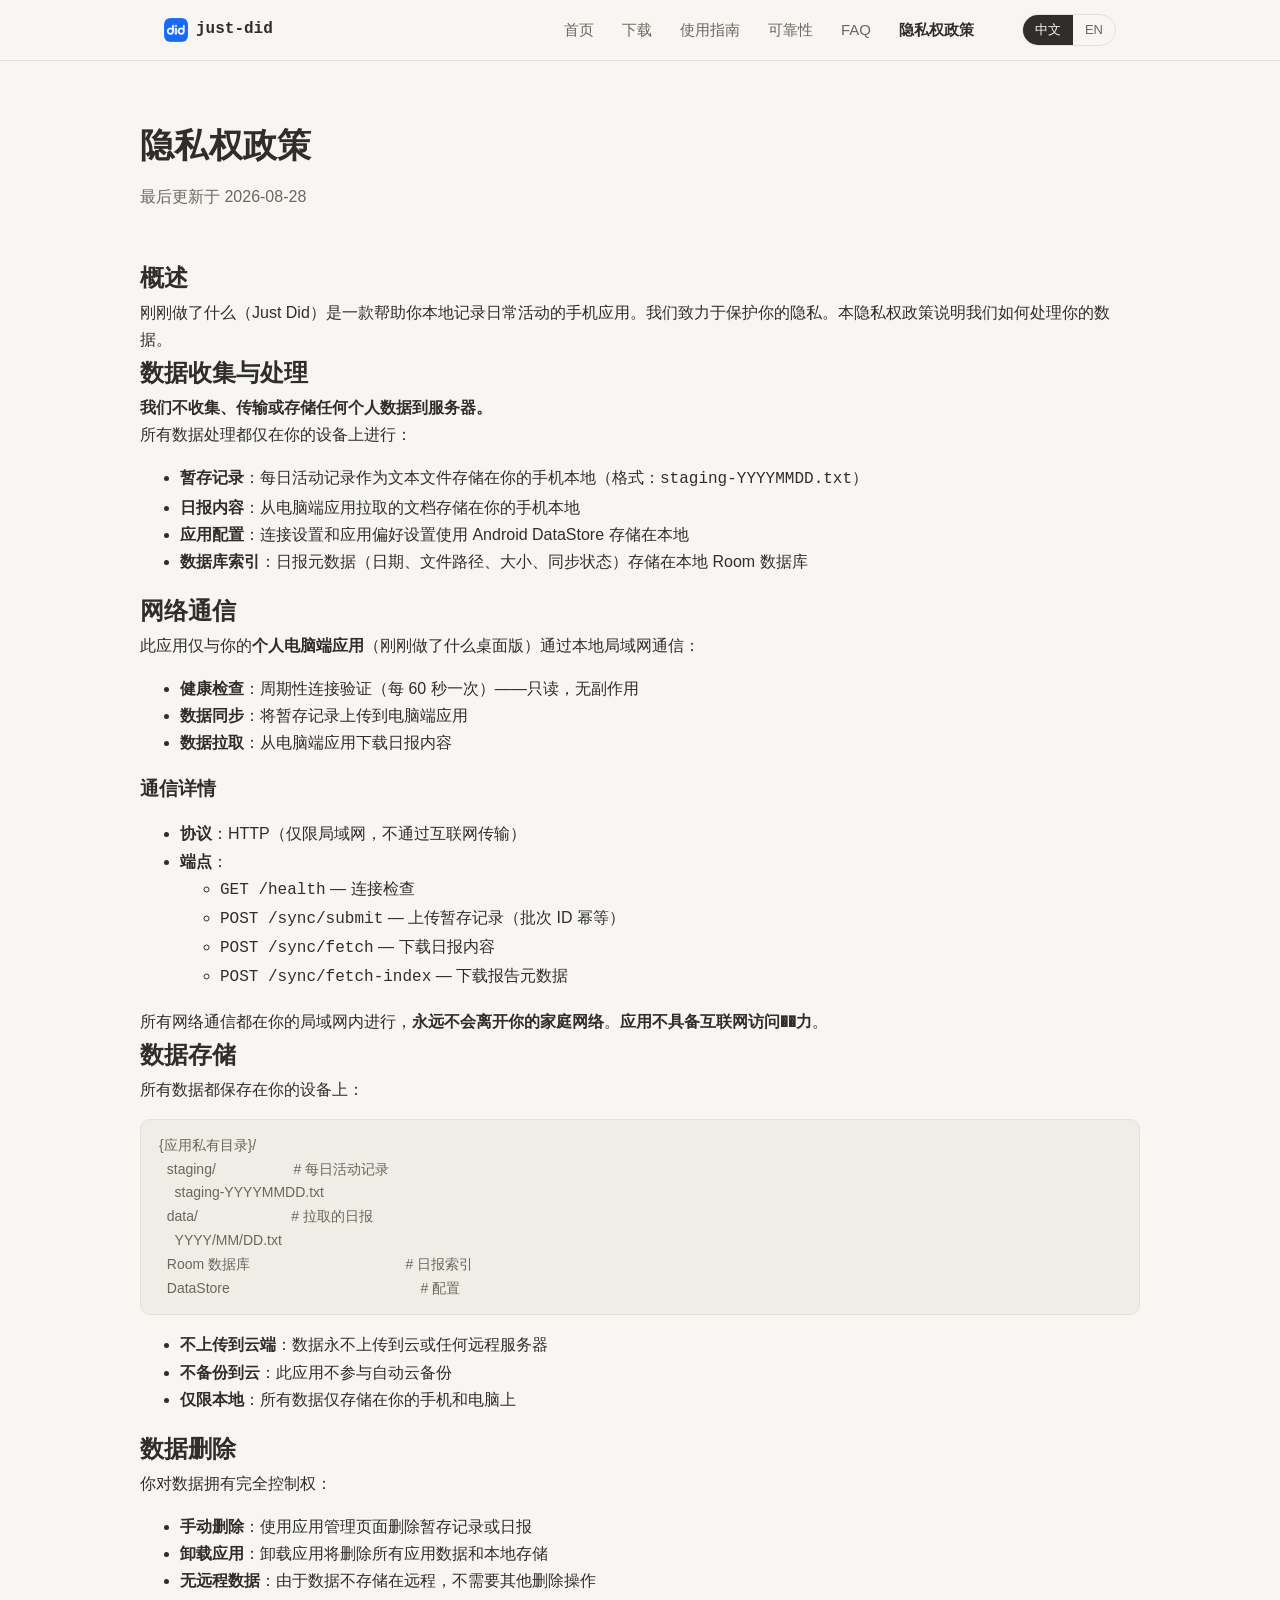
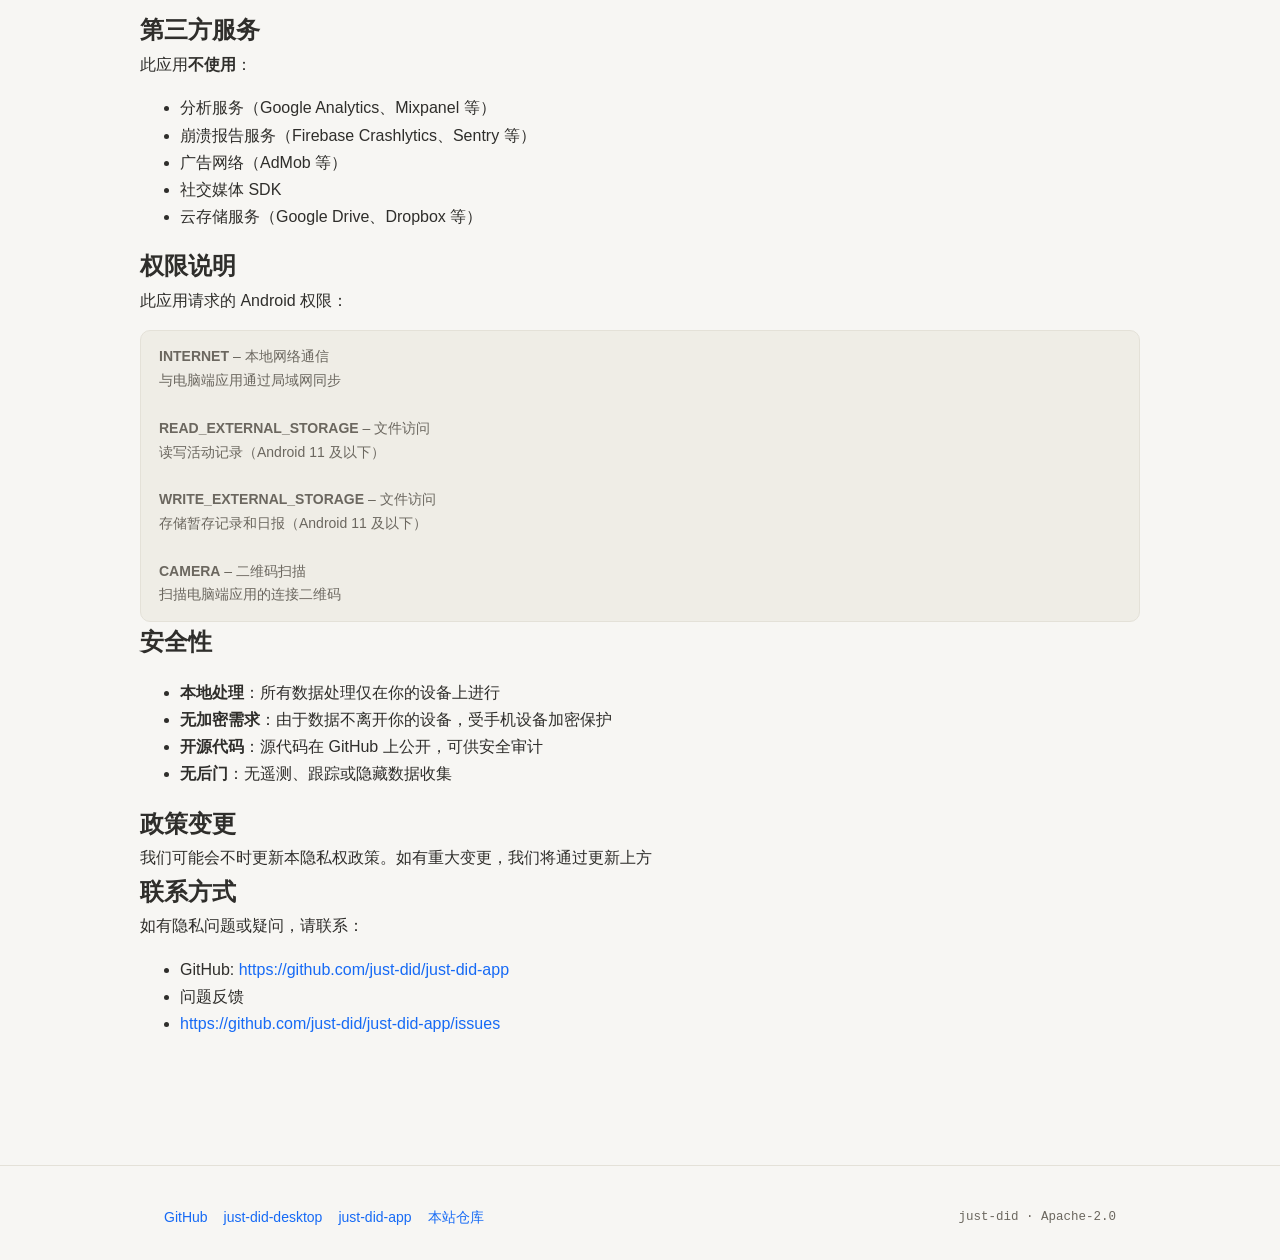
<file: privacy.html>
<!DOCTYPE html>
<html lang="zh-CN">
<head>
  <meta charset="UTF-8">
  <meta name="viewport" content="width=device-width, initial-scale=1.0">
  <title data-zh="隐私权政策 · just-did" data-en="Privacy Policy · just-did">隐私权政策 · just-did</title>
  <link rel="icon" type="image/png" sizes="16x16" href="assets/icons/16x16.png">
  <link rel="icon" type="image/png" sizes="32x32" href="assets/icons/32x32.png">
  <link rel="icon" type="image/png" sizes="48x48" href="assets/icons/48x48.png">
  <link rel="stylesheet" href="assets/css/style.css">
  <script src="assets/js/i18n.js" defer></script>
</head>
<body>

<!-- nav -->
<header class="nav">
  <div class="container nav-inner">
    <a class="nav-logo" href="index.html"><img src="assets/icons/32x32.png" alt="just-did">just-did</a>
    <nav class="nav-links" id="nav-links">
      <a href="index.html" data-zh="首页" data-en="Home"></a>
      <a href="download.html" data-zh="下载" data-en="Download"></a>
      <a href="guide.html" data-zh="使用指南" data-en="Guide"></a>
      <a href="reliability.html" data-zh="可靠性" data-en="Reliability"></a>
      <a href="faq.html" data-zh="FAQ" data-en="FAQ"></a>
      <a href="privacy.html" aria-current="page" data-zh="隐私权政策" data-en="Privacy"></a>
    </nav>
    <div class="lang-switch">
      <button type="button" data-lang-btn="zh">中文</button>
      <button type="button" data-lang-btn="en">EN</button>
    </div>
    <button type="button" class="nav-toggle" id="nav-toggle" aria-label="menu">☰</button>
  </div>
</header>
<!-- /nav -->

<main>
  <section class="page-head container">
    <h1 class="page-title" data-zh="隐私权政策" data-en="Privacy Policy"></h1>
    <p class="page-lead" data-zh="最后更新于 2026-08-28" data-en="Last Updated: 2026-08-28"></p>
  </section>

  <section class="section-tight container">

    <h2 data-zh="概述" data-en="Overview"></h2>
    <p><span data-zh="刚刚做了什么（Just Did）是一款帮助你本地记录日常活动的手机应用。我们致力于保护你的隐私。本隐私权政策说明我们如何处理你的数据。" data-en="Just Did (刚刚做了什么) is a mobile app designed to help you record daily activities locally. We are committed to protecting your privacy. This Privacy Policy explains how we handle your data."></span></p>

    <h2 data-zh="数据收集与处理" data-en="Data Collection and Processing"></h2>
    <p><strong data-zh="我们不收集、传输或存储任何个人数据到服务器。" data-en="We do NOT collect, transmit, or store your personal data on our servers."></strong></p>
    <p data-zh="所有数据处理都仅在你的设备上进行：" data-en="All data processing is done entirely on your device:"></p>
    <ul>
      <li><strong data-zh="暂存记录" data-en="Staging Records"></strong><span data-zh="：每日活动记录作为文本文件存储在你的手机本地（格式：" data-en=": Daily activity records are stored locally on your phone in text files (format: "></span><span class="mono">staging-YYYYMMDD.txt</span><span data-zh="）" data-en=")"></span></li>
      <li><strong data-zh="日报内容" data-en="Daily Reports"></strong><span data-zh="：从电脑端应用拉取的文档存储在你的手机本地" data-en=": Documents fetched from your desktop app are stored locally on your phone"></span></li>
      <li><strong data-zh="应用配置" data-en="App Configuration"></strong><span data-zh="：连接设置和应用偏好设置使用 Android DataStore 存储在本地" data-en=": Connection settings and app preferences are stored locally using Android DataStore"></span></li>
      <li><strong data-zh="数据库索引" data-en="Database Indexes"></strong><span data-zh="：日报元数据（日期、文件路径、大小、同步状态）存储在本地 Room 数据库" data-en=": Daily report metadata (dates, file paths, sizes, sync status) are stored in local Room database"></span></li>
    </ul>

    <h2 data-zh="网络通信" data-en="Network Communication"></h2>
    <p><span data-zh="此应用仅与你的" data-en="This app communicates only with your "></span><strong data-zh="个人电脑端应用" data-en="personal desktop app"></strong><span data-zh="（刚刚做了什么桌面版）通过本地局域网通信：" data-en=" (Just Did Desktop) over your local network:"></span></p>
    <ul>
      <li><strong data-zh="健康检查" data-en="Health Check"></strong><span data-zh="：周期性连接验证（每 60 秒一次）——只读，无副作用" data-en=": Periodic connectivity verification (every 60 seconds) — read-only, no side effects"></span></li>
      <li><strong data-zh="数据同步" data-en="Data Sync"></strong><span data-zh="：将暂存记录上传到电脑端应用" data-en=": Uploading staging records to your desktop app"></span></li>
      <li><strong data-zh="数据拉取" data-en="Data Fetch"></strong><span data-zh="：从电脑端应用下载日报内容" data-en=": Downloading daily reports from your desktop app"></span></li>
    </ul>

    <h3 data-zh="通信详情" data-en="Communication Details"></h3>
    <ul>
      <li><strong data-zh="协议" data-en="Protocol"></strong><span data-zh="：HTTP（仅限局域网，不通过互联网传输）" data-en=": HTTP (local network only, not transmitted over the internet)"></span></li>
      <li><strong data-zh="端点" data-en="Endpoints"></strong><span data-zh="：" data-en=":"></span>
        <ul>
          <li><span class="mono">GET /health</span> <span data-zh="— 连接检查" data-en="— Connectivity check"></span></li>
          <li><span class="mono">POST /sync/submit</span> <span data-zh="— 上传暂存记录（批次 ID 幂等）" data-en="— Upload staging records with batch ID (idempotent)"></span></li>
          <li><span class="mono">POST /sync/fetch</span> <span data-zh="— 下载日报内容" data-en="— Download daily report content"></span></li>
          <li><span class="mono">POST /sync/fetch-index</span> <span data-zh="— 下载报告元数据" data-en="— Download report metadata"></span></li>
        </ul>
      </li>
    </ul>

    <p><span data-zh="所有网络通信都在你的局域网内进行，" data-en="All network communication is local to your LAN and never leaves your home network. "></span><strong data-zh="永远不会离开你的家庭网络" data-en=""></strong><span data-zh="。" data-en=""></span><strong data-zh="应用不具备互联网访问��力" data-en="The app has no internet access capability"></strong><span data-zh="。" data-en="."></span></p>

    <h2 data-zh="数据存储" data-en="Data Storage"></h2>
    <p data-zh="所有数据都保存在你的设备上：" data-en="All data remains on your device:"></p>
    <div class="note-box">
      {<span data-zh="应用私有目录" data-en="App Private Directory"></span>}/
      <br>
      &nbsp;&nbsp;staging/&nbsp;&nbsp;&nbsp;&nbsp;&nbsp;&nbsp;&nbsp;&nbsp;&nbsp;&nbsp;&nbsp;&nbsp;&nbsp;&nbsp;&nbsp;&nbsp;&nbsp;&nbsp;&nbsp;&nbsp;<span data-zh="# 每日活动记录" data-en="# Daily activity records"></span>
      <br>
      &nbsp;&nbsp;&nbsp;&nbsp;staging-YYYYMMDD.txt
      <br>
      &nbsp;&nbsp;data/&nbsp;&nbsp;&nbsp;&nbsp;&nbsp;&nbsp;&nbsp;&nbsp;&nbsp;&nbsp;&nbsp;&nbsp;&nbsp;&nbsp;&nbsp;&nbsp;&nbsp;&nbsp;&nbsp;&nbsp;&nbsp;&nbsp;&nbsp;&nbsp;<span data-zh="# 拉取的日报" data-en="# Fetched daily reports"></span>
      <br>
      &nbsp;&nbsp;&nbsp;&nbsp;YYYY/MM/DD.txt
      <br>
      &nbsp;&nbsp;Room <span data-zh="数据库" data-en="Database"></span>&nbsp;&nbsp;&nbsp;&nbsp;&nbsp;&nbsp;&nbsp;&nbsp;&nbsp;&nbsp;&nbsp;&nbsp;&nbsp;&nbsp;&nbsp;&nbsp;&nbsp;&nbsp;&nbsp;&nbsp;&nbsp;&nbsp;&nbsp;&nbsp;&nbsp;&nbsp;&nbsp;&nbsp;&nbsp;&nbsp;&nbsp;&nbsp;&nbsp;&nbsp;&nbsp;&nbsp;&nbsp;&nbsp;&nbsp;&nbsp;<span data-zh="# 日报索引" data-en="# Report indexes"></span>
      <br>
      &nbsp;&nbsp;DataStore&nbsp;&nbsp;&nbsp;&nbsp;&nbsp;&nbsp;&nbsp;&nbsp;&nbsp;&nbsp;&nbsp;&nbsp;&nbsp;&nbsp;&nbsp;&nbsp;&nbsp;&nbsp;&nbsp;&nbsp;&nbsp;&nbsp;&nbsp;&nbsp;&nbsp;&nbsp;&nbsp;&nbsp;&nbsp;&nbsp;&nbsp;&nbsp;&nbsp;&nbsp;&nbsp;&nbsp;&nbsp;&nbsp;&nbsp;&nbsp;&nbsp;&nbsp;&nbsp;&nbsp;&nbsp;&nbsp;&nbsp;&nbsp;&nbsp;<span data-zh="# 配置" data-en="# Configuration"></span>
    </div>

    <ul>
      <li><strong data-zh="不上传到云端" data-en="No Cloud Upload"></strong><span data-zh="：数据永不上传到云或任何远程服务器" data-en=": Data is never uploaded to the cloud or any remote server"></span></li>
      <li><strong data-zh="不备份到云" data-en="No Backup to Cloud"></strong><span data-zh="：此应用不参与自动云备份" data-en=": This app does not participate in automatic cloud backups"></span></li>
      <li><strong data-zh="仅限本地" data-en="Local Only"></strong><span data-zh="：所有数据仅存储在你的手机和电脑上" data-en=": All data is exclusively stored on your phone and desktop computer"></span></li>
    </ul>

    <h2 data-zh="数据删除" data-en="Data Deletion"></h2>
    <p data-zh="你对数据拥有完全控制权：" data-en="You have full control over your data:"></p>
    <ul>
      <li><strong data-zh="手动删除" data-en="Manual Deletion"></strong><span data-zh="：使用应用管理页面删除暂存记录或日报" data-en=": Use the app's management page to delete staging records or daily reports"></span></li>
      <li><strong data-zh="卸载应用" data-en="App Uninstall"></strong><span data-zh="：卸载应用将删除所有应用数据和本地存储" data-en=": Uninstalling the app will remove all app data and local storage"></span></li>
      <li><strong data-zh="无远程数据" data-en="No Remote Data"></strong><span data-zh="：由于数据不存储在远程，不需要其他删除操作" data-en=": Since no data is stored remotely, no additional deletion actions are needed"></span></li>
    </ul>

    <h2 data-zh="第三方服务" data-en="Third-Party Services"></h2>
    <p><span data-zh="此应用" data-en="This app does "></span><strong data-zh="不使用" data-en="NOT"></strong><span data-zh="：" data-en=" use:"></span></p>
    <ul>
      <li data-zh="分析服务（Google Analytics、Mixpanel 等）" data-en="Analytics services (Google Analytics, Mixpanel, etc.)"></li>
      <li data-zh="崩溃报告服务（Firebase Crashlytics、Sentry 等）" data-en="Crash reporting services (Firebase Crashlytics, Sentry, etc.)"></li>
      <li data-zh="广告网络（AdMob 等）" data-en="Advertising networks (AdMob, etc.)"></li>
      <li data-zh="社交媒体 SDK" data-en="Social media SDKs"></li>
      <li data-zh="云存储服务（Google Drive、Dropbox 等）" data-en="Cloud storage services (Google Drive, Dropbox, etc.)"></li>
    </ul>

    <h2 data-zh="权限说明" data-en="Permissions"></h2>
    <p data-zh="此应用请求的 Android 权限：" data-en="This app requests the following Android permissions:"></p>
    <div class="note-box">
      <strong>INTERNET</strong> <span data-zh="– 本地网络通信" data-en="– Local network communication"></span><br>
      <span data-zh="与电脑端应用通过局域网同步" data-en="To sync with your desktop app over LAN"></span>
      <br><br>
      <strong>READ_EXTERNAL_STORAGE</strong> <span data-zh="– 文件访问" data-en="– File access"></span><br>
      <span data-zh="读写活动记录（Android 11 及以下）" data-en="To read/write activity records (Android 11 and below)"></span>
      <br><br>
      <strong>WRITE_EXTERNAL_STORAGE</strong> <span data-zh="– 文件访问" data-en="– File access"></span><br>
      <span data-zh="存储暂存记录和日报（Android 11 及以下）" data-en="To store staging records and reports (Android 11 and below)"></span>
      <br><br>
      <strong>CAMERA</strong> <span data-zh="– 二维码扫描" data-en="– QR code scanning"></span><br>
      <span data-zh="扫描电脑端应用的连接二维码" data-en="To scan desktop app's connection QR code"></span>
    </div>

    <h2 data-zh="安全性" data-en="Security"></h2>
    <ul>
      <li><strong data-zh="本地处理" data-en="Local Processing"></strong><span data-zh="：所有数据处理仅在你的设备上进行" data-en=": All data processing happens on your device only"></span></li>
      <li><strong data-zh="无加密需求" data-en="No Encryption"></strong><span data-zh="：由于数据不离开你的设备，受手机设备加密保护" data-en=": Since data never leaves your device, it's protected by your phone's device encryption"></span></li>
      <li><strong data-zh="开源代码" data-en="Open Source"></strong><span data-zh="：源代码在 GitHub 上公开，可供安全审计" data-en=": The source code is available on GitHub for security review"></span></li>
      <li><strong data-zh="无后门" data-en="No Backdoors"></strong><span data-zh="：无遥测、跟踪或隐藏数据收集" data-en=": No telemetry, tracking, or hidden data collection"></span></li>
    </ul>

    <h2 data-zh="政策变更" data-en="Changes to This Policy"></h2>
    <p data-zh="我们可能会不时更新本隐私权政策。如有重大变更，我们将通过更新上方"最后更新"日期来通知用户。" data-en="We may update this Privacy Policy occasionally. We will notify users of any material changes by updating the &quot;Last Updated&quot; date above."></p>

    <h2 data-zh="联系方式" data-en="Contact"></h2>
    <p data-zh="如有隐私问题或疑问，请联系：" data-en="For privacy concerns or questions, please contact:"></p>
    <ul>
      <li>GitHub: <a href="https://github.com/just-did/just-did-app">https://github.com/just-did/just-did-app</a></li>
      <li data-zh="问题反馈" data-en="Issues"></li>
      <li><a href="https://github.com/just-did/just-did-app/issues">https://github.com/just-did/just-did-app/issues</a></li>
    </ul>

  </section>
</main>

<!-- footer -->
<footer class="footer">
  <div class="container footer-inner">
    <div class="footer-links">
      <a href="https://github.com/just-did">GitHub</a>
      <a href="https://github.com/just-did/just-did-desktop">just-did-desktop</a>
      <a href="https://github.com/just-did/just-did-app">just-did-app</a>
      <a href="https://github.com/just-did/just-did.github.io" data-zh="本站仓库" data-en="This site"></a>
    </div>
    <div class="footer-copy">just-did · Apache-2.0</div>
  </div>
</footer>
<!-- /nav -->

</body>
</html>
</file>
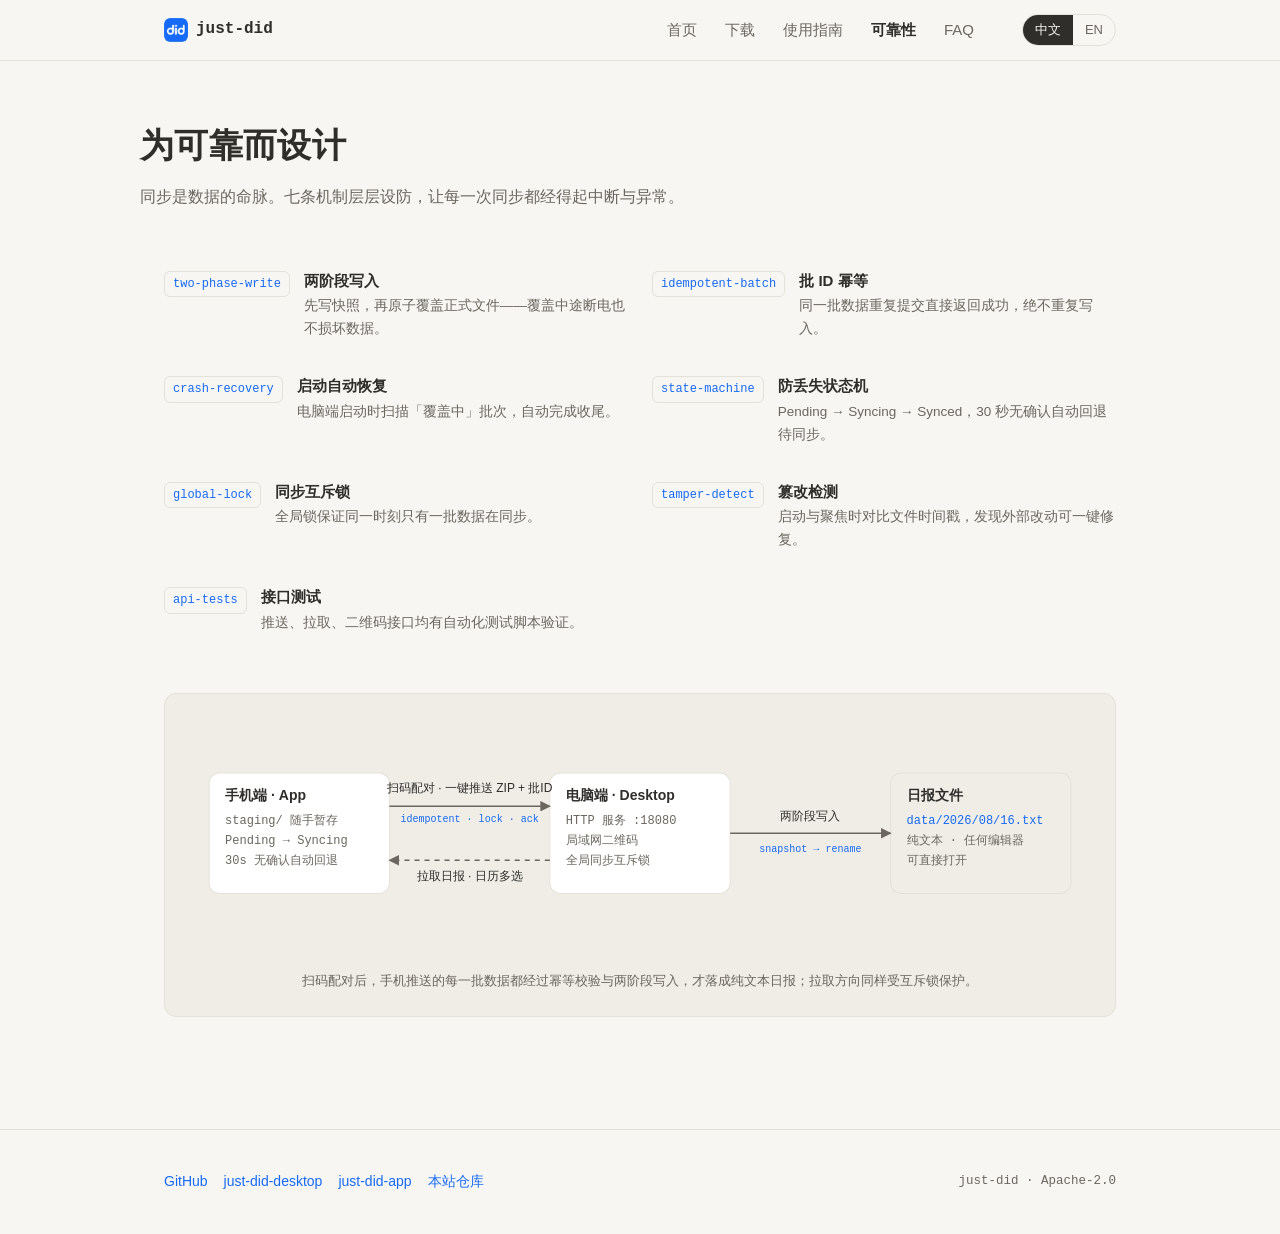
<file: reliability.html>
<!DOCTYPE html>
<html lang="zh-CN">
<head>
  <meta charset="UTF-8">
  <meta name="viewport" content="width=device-width, initial-scale=1.0">
  <title>可靠性 · just-did</title>
  <link rel="icon" type="image/png" sizes="16x16" href="assets/icons/16x16.png">
  <link rel="icon" type="image/png" sizes="32x32" href="assets/icons/32x32.png">
  <link rel="icon" type="image/png" sizes="48x48" href="assets/icons/48x48.png">
  <link rel="stylesheet" href="assets/css/style.css">
  <script src="assets/js/i18n.js" defer></script>
</head>
<body>

<!-- nav -->
<header class="nav">
  <div class="container nav-inner">
    <a class="nav-logo" href="index.html"><img src="assets/icons/32x32.png" alt="just-did">just-did</a>
    <nav class="nav-links" id="nav-links">
      <a href="index.html" data-zh="首页" data-en="Home"></a>
      <a href="download.html" data-zh="下载" data-en="Download"></a>
      <a href="guide.html" data-zh="使用指南" data-en="Guide"></a>
      <a href="reliability.html" aria-current="page" data-zh="可靠性" data-en="Reliability"></a>
      <a href="faq.html" data-zh="FAQ" data-en="FAQ"></a>
    </nav>
    <div class="lang-switch">
      <button type="button" data-lang-btn="zh">中文</button>
      <button type="button" data-lang-btn="en">EN</button>
    </div>
    <button type="button" class="nav-toggle" id="nav-toggle" aria-label="menu">☰</button>
  </div>
</header>
<!-- /nav -->

<main>
  <section class="page-head container">
    <h1 class="page-title" data-zh="为可靠而设计" data-en="Designed for reliability"></h1>
    <p class="page-lead" data-zh="同步是数据的命脉。七条机制层层设防，让每一次同步都经得起中断与异常。" data-en="Sync is where data lives or dies. Seven mechanisms guard every batch against interruption and failure."></p>
  </section>

  <section class="section-tight">
    <div class="container">
      <div class="mech-list">
        <div class="mech">
          <span class="mech-tag">two-phase-write</span>
          <div><div class="mech-name" data-zh="两阶段写入" data-en="Two-phase write"></div><div class="mech-desc" data-zh="先写快照，再原子覆盖正式文件——覆盖中途断电也不损坏数据。" data-en="Snapshot first, then atomic replace — a power cut mid-write cannot corrupt the file."></div></div>
        </div>
        <div class="mech">
          <span class="mech-tag">idempotent-batch</span>
          <div><div class="mech-name" data-zh="批 ID 幂等" data-en="Idempotent batch ID"></div><div class="mech-desc" data-zh="同一批数据重复提交直接返回成功，绝不重复写入。" data-en="Resubmitting the same batch returns success without writing twice."></div></div>
        </div>
        <div class="mech">
          <span class="mech-tag">crash-recovery</span>
          <div><div class="mech-name" data-zh="启动自动恢复" data-en="Crash recovery"></div><div class="mech-desc" data-zh="电脑端启动时扫描「覆盖中」批次，自动完成收尾。" data-en="On startup the desktop scans mid-write batches and finishes them."></div></div>
        </div>
        <div class="mech">
          <span class="mech-tag">state-machine</span>
          <div><div class="mech-name" data-zh="防丢失状态机" data-en="Loss-proof state machine"></div><div class="mech-desc" data-zh="Pending → Syncing → Synced，30 秒无确认自动回退待同步。" data-en="Pending → Syncing → Synced; no ack in 30 s and the batch rolls back to pending."></div></div>
        </div>
        <div class="mech">
          <span class="mech-tag">global-lock</span>
          <div><div class="mech-name" data-zh="同步互斥锁" data-en="Global sync lock"></div><div class="mech-desc" data-zh="全局锁保证同一时刻只有一批数据在同步。" data-en="A global lock keeps exactly one batch in flight at any moment."></div></div>
        </div>
        <div class="mech">
          <span class="mech-tag">tamper-detect</span>
          <div><div class="mech-name" data-zh="篡改检测" data-en="Tamper detection"></div><div class="mech-desc" data-zh="启动与聚焦时对比文件时间戳，发现外部改动可一键修复。" data-en="File timestamps are checked on startup and focus; external edits can be repaired in one click."></div></div>
        </div>
        <div class="mech">
          <span class="mech-tag">api-tests</span>
          <div><div class="mech-name" data-zh="接口测试" data-en="API tests"></div><div class="mech-desc" data-zh="推送、拉取、二维码接口均有自动化测试脚本验证。" data-en="Submit, fetch and QR endpoints are covered by automated test scripts."></div></div>
        </div>
      </div>

      <div class="flow-wrap">
        <svg viewBox="0 0 900 240" role="img" aria-label="just-did sync data flow">
          <defs>
            <marker id="arrow" viewBox="0 0 10 10" refX="9" refY="5" markerWidth="7" markerHeight="7" orient="auto-start-reverse">
              <path d="M0 0L10 5L0 10z" fill="var(--muted)"/>
            </marker>
          </defs>

          <rect x="20" y="55" width="180" height="120" rx="10" fill="var(--surface)" stroke="var(--line)"/>
          <text x="36" y="82" font-family="var(--font-body)" font-size="14" font-weight="600" fill="var(--fg)">手机端 · App</text>
          <text x="36" y="106" font-family="var(--font-mono)" font-size="12" fill="var(--muted)">staging/ 随手暂存</text>
          <text x="36" y="126" font-family="var(--font-mono)" font-size="12" fill="var(--muted)">Pending → Syncing</text>
          <text x="36" y="146" font-family="var(--font-mono)" font-size="12" fill="var(--muted)">30s 无确认自动回退</text>

          <rect x="360" y="55" width="180" height="120" rx="10" fill="var(--surface)" stroke="var(--line)"/>
          <text x="376" y="82" font-family="var(--font-body)" font-size="14" font-weight="600" fill="var(--fg)">电脑端 · Desktop</text>
          <text x="376" y="106" font-family="var(--font-mono)" font-size="12" fill="var(--muted)">HTTP 服务 :18080</text>
          <text x="376" y="126" font-family="var(--font-mono)" font-size="12" fill="var(--muted)">局域网二维码</text>
          <text x="376" y="146" font-family="var(--font-mono)" font-size="12" fill="var(--muted)">全局同步互斥锁</text>

          <rect x="700" y="55" width="180" height="120" rx="10" fill="var(--code-bg)" stroke="var(--line)"/>
          <text x="716" y="82" font-family="var(--font-body)" font-size="14" font-weight="600" fill="var(--fg)">日报文件</text>
          <text x="716" y="106" font-family="var(--font-mono)" font-size="12" fill="var(--brand)">data/2026/08/16.txt</text>
          <text x="716" y="126" font-family="var(--font-mono)" font-size="12" fill="var(--muted)">纯文本 · 任何编辑器</text>
          <text x="716" y="146" font-family="var(--font-mono)" font-size="12" fill="var(--muted)">可直接打开</text>

          <line x1="200" y1="88" x2="360" y2="88" stroke="var(--muted)" stroke-width="1.5" marker-end="url(#arrow)"/>
          <text x="280" y="74" text-anchor="middle" font-family="var(--font-body)" font-size="12" fill="var(--fg)">扫码配对 · 一键推送 ZIP + 批ID</text>
          <text x="280" y="104" text-anchor="middle" font-family="var(--font-mono)" font-size="10" fill="var(--brand)">idempotent · lock · ack</text>

          <line x1="360" y1="142" x2="200" y2="142" stroke="var(--muted)" stroke-width="1.5" stroke-dasharray="5 5" marker-end="url(#arrow)"/>
          <text x="280" y="162" text-anchor="middle" font-family="var(--font-body)" font-size="12" fill="var(--fg)">拉取日报 · 日历多选</text>

          <line x1="540" y1="115" x2="700" y2="115" stroke="var(--muted)" stroke-width="1.5" marker-end="url(#arrow)"/>
          <text x="620" y="102" text-anchor="middle" font-family="var(--font-body)" font-size="12" fill="var(--fg)">两阶段写入</text>
          <text x="620" y="134" text-anchor="middle" font-family="var(--font-mono)" font-size="10" fill="var(--brand)">snapshot → rename</text>
        </svg>
        <p class="flow-caption" data-zh="扫码配对后，手机推送的每一批数据都经过幂等校验与两阶段写入，才落成纯文本日报；拉取方向同样受互斥锁保护。" data-en="After scan-to-connect, every batch pushed from the phone passes idempotency checks and a two-phase write before it lands as a plain-text daily log; fetches are protected by the same global lock."></p>
      </div>
    </div>
  </section>
</main>

<!-- footer -->
<footer class="footer">
  <div class="container footer-inner">
    <div class="footer-links">
      <a href="https://github.com/just-did">GitHub</a>
      <a href="https://github.com/just-did/just-did-desktop">just-did-desktop</a>
      <a href="https://github.com/just-did/just-did-app">just-did-app</a>
      <a href="https://github.com/just-did/just-did.github.io" data-zh="本站仓库" data-en="This site"></a>
    </div>
    <div class="footer-copy">just-did · Apache-2.0</div>
  </div>
</footer>
<!-- /footer -->

</body>
</html>
</file>
<file: assets/css/style.css>
/* ============================================================
   just-did portal — design tokens & base
   Subject: plain-text daily log. 纸面质感 + 文件世界的等宽方言.
   ============================================================ */

:root {
  /* light */
  --bg: #F7F6F3;
  --surface: #FFFFFF;
  --code-bg: #EFEDE6;
  --fg: #2F2E2B;
  --muted: #6B675F;
  --line: #E4E1D8;
  --brand: #166AF5;
  --on-brand: #FFFFFF;
  --focus: #166AF5;

  --font-body: "Segoe UI", "PingFang SC", "Microsoft YaHei", sans-serif;
  --font-mono: Consolas, "SF Mono", "JetBrains Mono", Menlo, monospace;

  --radius: 12px;
  --container: 1000px;
}

@media (prefers-color-scheme: dark) {
  :root {
    --bg: #1C1B19;
    --surface: #26241F;
    --code-bg: #211F1C;
    --fg: #E8E6E1;
    --muted: #A8A49B;
    --line: #38352E;
    --brand: #5B93FF;
    --on-brand: #14233F;
    --focus: #5B93FF;
  }
}

* { box-sizing: border-box; }

html { scroll-behavior: smooth; }

body {
  margin: 0;
  background: var(--bg);
  color: var(--fg);
  font-family: var(--font-body);
  font-size: 16px;
  line-height: 1.7;
  -webkit-font-smoothing: antialiased;
}

h1, h2, h3, p { margin: 0; }

a { color: var(--brand); text-decoration: none; }
a:hover { text-decoration: underline; text-underline-offset: 3px; }

:focus-visible {
  outline: 2px solid var(--focus);
  outline-offset: 2px;
  border-radius: 4px;
}

.container { max-width: var(--container); margin: 0 auto; padding: 0 24px; }

.mono { font-family: var(--font-mono); }

/* ---------- nav ---------- */

.nav {
  position: sticky;
  top: 0;
  z-index: 10;
  background: var(--bg);
  border-bottom: 1px solid var(--line);
}

.nav-inner {
  display: flex;
  align-items: center;
  gap: 28px;
  height: 60px;
}

.nav-logo {
  display: flex;
  align-items: center;
  gap: 8px;
  font-family: var(--font-mono);
  font-weight: 700;
  font-size: 16px;
  color: var(--fg);
}
.nav-logo:hover { text-decoration: none; }
.nav-logo img { width: 24px; height: 24px; border-radius: 6px; }

.nav-links { display: flex; gap: 4px; margin-left: auto; }

.nav-links a {
  display: inline-block;
  padding: 6px 12px;
  border-radius: 8px;
  color: var(--muted);
  font-size: 15px;
}
.nav-links a:hover { color: var(--fg); text-decoration: none; background: var(--surface); }
.nav-links a[aria-current="page"] { color: var(--fg); font-weight: 600; }

.lang-switch {
  display: inline-flex;
  border: 1px solid var(--line);
  border-radius: 999px;
  overflow: hidden;
  margin-left: 8px;
}
.lang-switch button {
  border: 0;
  background: transparent;
  color: var(--muted);
  font: inherit;
  font-size: 13px;
  padding: 4px 12px;
  cursor: pointer;
}
.lang-switch button.active { background: var(--fg); color: var(--bg); }

.nav-toggle {
  display: none;
  border: 1px solid var(--line);
  border-radius: 8px;
  background: transparent;
  color: var(--fg);
  font-size: 18px;
  line-height: 1;
  padding: 6px 10px;
  cursor: pointer;
  margin-left: auto;
}

@media (max-width: 768px) {
  .nav-links {
    display: none;
    position: absolute;
    top: 60px;
    left: 0;
    right: 0;
    flex-direction: column;
    gap: 2px;
    background: var(--bg);
    border-bottom: 1px solid var(--line);
    padding: 8px 24px 16px;
    margin: 0;
  }
  .nav-links.open { display: flex; }
  .nav-toggle { display: inline-block; }
  .lang-switch { margin-left: auto; }
}

/* ---------- buttons ---------- */

.btn {
  display: inline-block;
  padding: 10px 22px;
  border-radius: 10px;
  font-size: 15px;
  font-weight: 600;
  transition: transform 120ms ease;
}
.btn:hover { text-decoration: none; transform: translateY(-1px); }

.btn-primary { background: var(--brand); color: var(--on-brand); }
.btn-primary:hover { background: var(--brand); filter: brightness(1.06); }

.btn-ghost { border: 1px solid var(--line); color: var(--fg); background: var(--surface); }

/* ---------- sections ---------- */

.section { padding: 72px 0; }
.section-tight { padding: 40px 0; }

.eyebrow {
  font-family: var(--font-mono);
  font-size: 12.5px;
  letter-spacing: 0.08em;
  text-transform: uppercase;
  color: var(--muted);
  margin-bottom: 12px;
}

.section-title { font-size: 26px; font-weight: 700; letter-spacing: 0.01em; margin-bottom: 8px; }
.section-lead { color: var(--muted); max-width: 620px; margin-bottom: 36px; }

/* ---------- hero ---------- */

.hero { padding: 80px 0 64px; }

.hero-inner {
  display: grid;
  grid-template-columns: 1fr 1fr;
  gap: 56px;
  align-items: center;
}

.hero-logo { width: 88px; height: 88px; border-radius: 22px; margin-bottom: 28px; }

.hero-title { font-size: 42px; font-weight: 700; letter-spacing: 0.02em; line-height: 1.2; }
.hero-tagline { color: var(--muted); font-size: 18px; margin-top: 12px; max-width: 420px; }
.hero-cta { margin-top: 32px; display: flex; gap: 14px; flex-wrap: wrap; }

/* txt 日报签名卡片 */
.txt-card {
  background: var(--code-bg);
  border: 1px solid var(--line);
  border-radius: var(--radius);
  text-align: left;
  font-family: var(--font-mono);
  font-size: 13.5px;
  line-height: 1.9;
  overflow: hidden;
}
.txt-card-head {
  display: flex;
  justify-content: space-between;
  align-items: center;
  padding: 10px 16px;
  border-bottom: 1px solid var(--line);
  color: var(--muted);
  font-size: 12.5px;
}
.txt-card-body { padding: 14px 16px 18px; }
.txt-card-body .time { color: var(--muted); padding-right: 10px; }
.txt-card-body .prompt { color: var(--brand); }
.txt-card-body .cursor {
  display: inline-block;
  width: 8px;
  height: 15px;
  background: var(--brand);
  vertical-align: text-bottom;
  margin-left: 2px;
}

/* ---------- cards / grids ---------- */

.grid-2 { display: grid; grid-template-columns: 1fr 1fr; gap: 20px; }
.grid-4 { display: grid; grid-template-columns: repeat(4, 1fr); gap: 20px; }

.card {
  background: var(--surface);
  border: 1px solid var(--line);
  border-radius: var(--radius);
  padding: 24px;
  transition: transform 120ms ease;
}
.card:hover { transform: translateY(-2px); }

.card-icon {
  width: 34px;
  height: 34px;
  color: var(--brand);
  margin-bottom: 14px;
}
.card-title { font-size: 17px; font-weight: 600; margin-bottom: 6px; }
.card-text { color: var(--muted); font-size: 14.5px; }

@media (max-width: 900px) { .grid-4 { grid-template-columns: 1fr 1fr; } }
@media (max-width: 560px) { .grid-4 { grid-template-columns: 1fr; } }
@media (max-width: 768px) { .grid-2 { grid-template-columns: 1fr; } }

@media (max-width: 768px) {
  .hero-inner { grid-template-columns: 1fr; gap: 40px; }
  .hero-copy { text-align: center; }
  .hero-tagline { margin-left: auto; margin-right: auto; }
  .hero-cta { justify-content: center; }
}

/* ---------- reliability ---------- */

.rel-teaser {
  display: flex;
  align-items: center;
  justify-content: space-between;
  gap: 24px;
  flex-wrap: wrap;
  padding: 32px;
}
.rel-teaser .section-lead { margin-bottom: 0; max-width: 540px; }
@media (max-width: 768px) { .rel-teaser { flex-direction: column; align-items: flex-start; } }

.reliability { background: var(--surface); border-top: 1px solid var(--line); border-bottom: 1px solid var(--line); }

.mech-list {
  display: grid;
  grid-template-columns: 1fr 1fr;
  gap: 12px 24px;
  margin-bottom: 48px;
}
.mech { display: flex; gap: 14px; align-items: flex-start; padding: 10px 0; }
.mech-tag {
  font-family: var(--font-mono);
  font-size: 12px;
  color: var(--brand);
  border: 1px solid var(--line);
  border-radius: 6px;
  padding: 2px 8px;
  white-space: nowrap;
  margin-top: 3px;
}
.mech-name { font-weight: 600; font-size: 15px; }
.mech-desc { color: var(--muted); font-size: 13.5px; margin-top: 2px; }

@media (max-width: 768px) { .mech-list { grid-template-columns: 1fr; } }

.flow-wrap {
  background: var(--code-bg);
  border: 1px solid var(--line);
  border-radius: var(--radius);
  padding: 24px;
}
.flow-wrap svg { display: block; width: 100%; height: auto; }
.flow-caption { text-align: center; color: var(--muted); font-size: 13px; margin-top: 12px; }

/* ---------- download ---------- */

.dl-grid { display: grid; grid-template-columns: 1fr 1fr; gap: 24px; margin-top: 36px; }
.dl-card { padding: 32px; }
.dl-card-head { display: flex; align-items: center; gap: 14px; margin-bottom: 18px; }
.dl-card-head img { width: 52px; height: 52px; border-radius: 14px; }
.dl-title { font-size: 20px; font-weight: 700; }
.dl-sub { color: var(--muted); font-size: 14px; }

.dl-meta { border-top: 1px solid var(--line); margin: 20px 0; }
.dl-meta div {
  display: flex;
  justify-content: space-between;
  padding: 8px 0;
  border-bottom: 1px solid var(--line);
  font-size: 14px;
}
.dl-meta dt, .dl-meta dd { margin: 0; }
.dl-meta dt { color: var(--muted); }
.dl-meta .mono { font-size: 12.5px; word-break: break-all; }

.dl-steps { margin: 0 0 24px; padding-left: 0; list-style: none; }
.dl-steps li { display: flex; gap: 10px; margin-bottom: 8px; font-size: 14.5px; color: var(--muted); }
.dl-steps b { color: var(--fg); font-family: var(--font-mono); font-weight: 600; min-width: 18px; }

@media (max-width: 768px) { .dl-grid { grid-template-columns: 1fr; } }

/* ---------- guide ---------- */

.step { display: flex; gap: 20px; margin-bottom: 32px; }
.step-num {
  font-family: var(--font-mono);
  font-weight: 700;
  color: var(--brand);
  border: 1px solid var(--line);
  border-radius: 999px;
  width: 34px;
  height: 34px;
  display: flex;
  align-items: center;
  justify-content: center;
  flex-shrink: 0;
  margin-top: 2px;
}
.step-title { font-size: 17px; font-weight: 600; margin-bottom: 4px; }
.step-text { color: var(--muted); font-size: 15px; }

.guide-sub { margin: 44px 0 20px; font-size: 19px; font-weight: 700; }
.note-box {
  background: var(--code-bg);
  border: 1px solid var(--line);
  border-radius: 10px;
  padding: 14px 18px;
  font-size: 14px;
  color: var(--muted);
  margin-top: 16px;
}
.note-box .mono { color: var(--brand); }

/* ---------- faq ---------- */

.faq-item { border-bottom: 1px solid var(--line); padding: 22px 0; }
.faq-q { font-size: 17px; font-weight: 600; margin-bottom: 8px; }
.faq-a { color: var(--muted); font-size: 15px; max-width: 720px; }
.faq-a .mono { font-size: 13px; }

/* ---------- footer ---------- */

.footer { border-top: 1px solid var(--line); padding: 40px 0; margin-top: 72px; }
.footer-inner { display: flex; flex-wrap: wrap; gap: 12px 28px; align-items: center; color: var(--muted); font-size: 14px; }
.footer-links { display: flex; gap: 16px; }
.footer-copy { margin-left: auto; font-family: var(--font-mono); font-size: 12.5px; }

@media (max-width: 768px) { .footer-copy { margin-left: 0; } }

/* ---------- page head ---------- */

.page-head { padding: 56px 0 8px; }
.page-title { font-size: 34px; font-weight: 700; letter-spacing: 0.01em; }
.page-lead { color: var(--muted); font-size: 16px; margin-top: 8px; }
</file>
